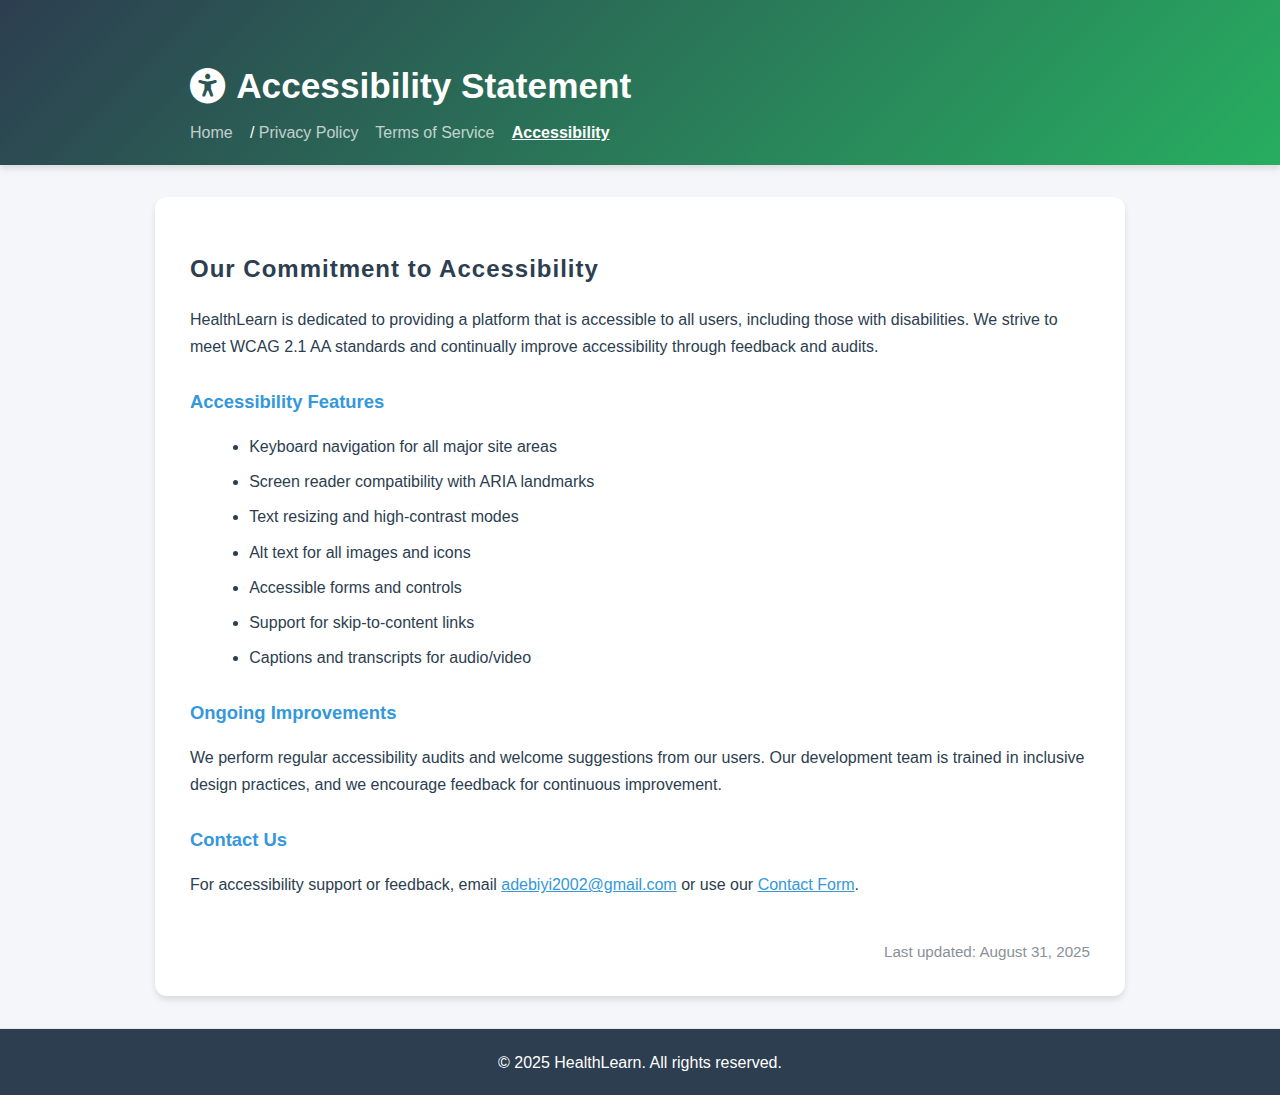
<file: accessibility.html>
<!DOCTYPE html>
<html lang="en">
<head>
    <meta charset="UTF-8">
    <title>Accessibility Statement - HealthLearn</title>
    <meta name="viewport" content="width=device-width, initial-scale=1.0">
    <link rel="stylesheet" href="css/accessibility.css">
    <link rel="stylesheet" href="https://cdnjs.cloudflare.com/ajax/libs/font-awesome/6.0.0/css/all.min.css">
    <script src="js/accessibility.js" defer></script>
</head>
<body>
    <header class="legal-header">
        <div class="container">
            <h1><i class="fas fa-universal-access"></i> Accessibility Statement</h1>
            <nav>
                <a href="index.html">Home</a> /
                <a href="privacy.html">Privacy Policy</a>
                <a href="terms.html">Terms of Service</a>
                <a href="accessibility.html" class="active">Accessibility</a>
            </nav>
        </div>
    </header>
    <main class="legal-content container">
        <section aria-labelledby="access-intro">
            <h2 id="access-intro">Our Commitment to Accessibility</h2>
            <p>
                HealthLearn is dedicated to providing a platform that is accessible to all users, including those with disabilities. We strive to meet WCAG 2.1 AA standards and continually improve accessibility through feedback and audits.
            </p>
        </section>
        <section aria-labelledby="features">
            <h3 id="features">Accessibility Features</h3>
            <ul>
                <li>Keyboard navigation for all major site areas</li>
                <li>Screen reader compatibility with ARIA landmarks</li>
                <li>Text resizing and high-contrast modes</li>
                <li>Alt text for all images and icons</li>
                <li>Accessible forms and controls</li>
                <li>Support for skip-to-content links</li>
                <li>Captions and transcripts for audio/video</li>
            </ul>
        </section>
        <section aria-labelledby="ongoing">
            <h3 id="ongoing">Ongoing Improvements</h3>
            <p>
                We perform regular accessibility audits and welcome suggestions from our users. Our development team is trained in inclusive design practices, and we encourage feedback for continuous improvement.
            </p>
        </section>
        <section aria-labelledby="contact-access">
            <h3 id="contact-access">Contact Us</h3>
            <p>
                For accessibility support or feedback, email <a href="mailto:adebiyi2002@gmail.com">adebiyi2002@gmail.com</a> or use our <a href="contact.html">Contact Form</a>.
            </p>
        </section>
        <div class="legal-update">Last updated: August 31, 2025</div>
    </main>
    <footer class="legal-footer">
        <div class="container">
            &copy; 2025 HealthLearn. All rights reserved.
        </div>
    </footer>
</body>
</html>
</file>
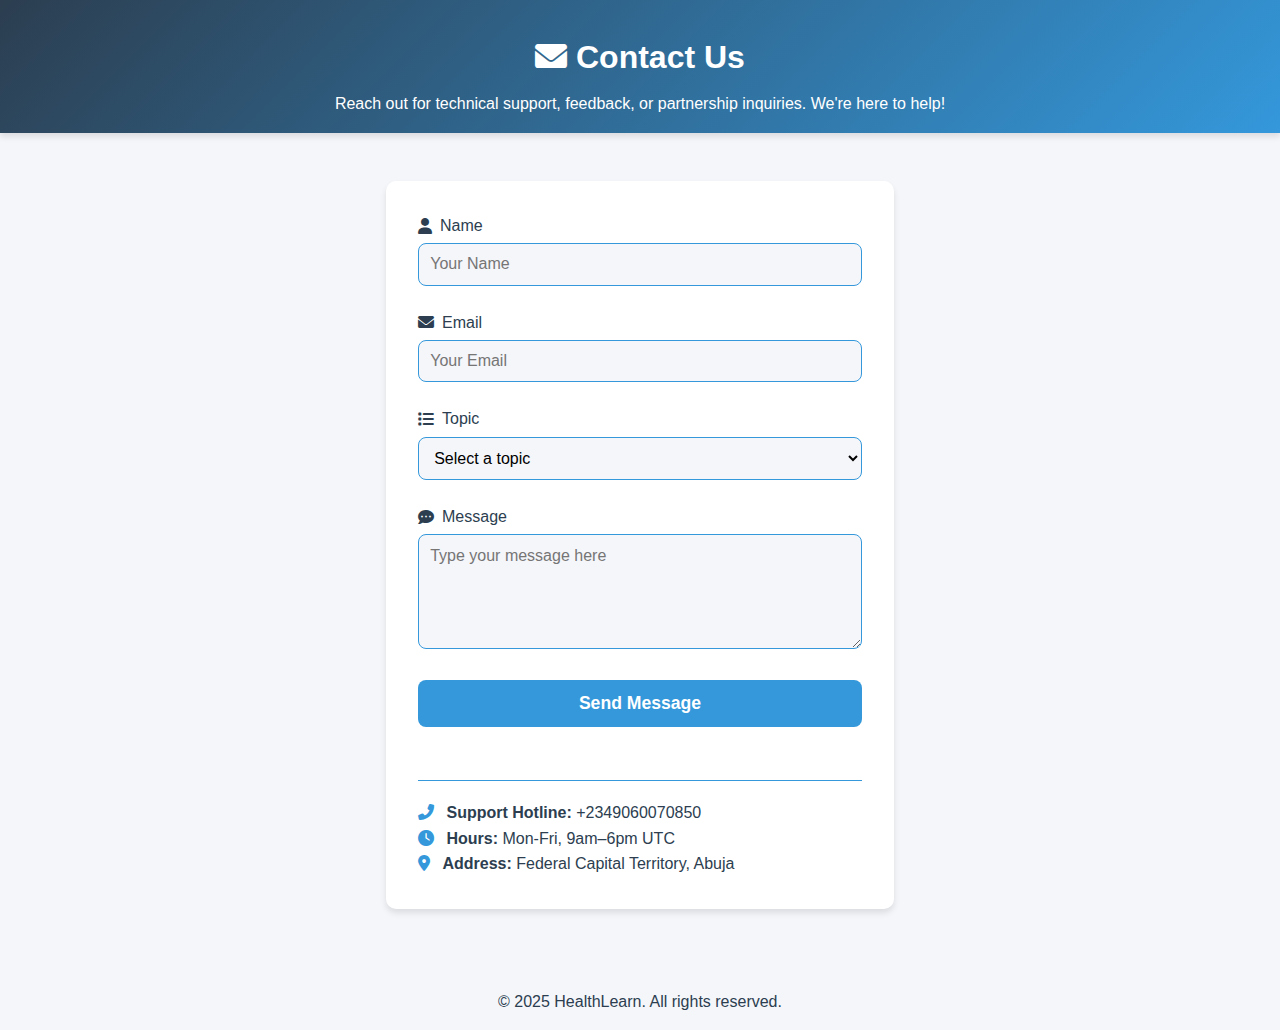
<file: contact.html>
<!DOCTYPE html>
<html lang="en">
<head>
    <meta charset="UTF-8">
    <title>Contact Us - HealthLearn</title>
    <link rel="stylesheet" href="css/main.css">
    <link rel="stylesheet" href="css/contact.css">
    <link rel="stylesheet" href="https://cdnjs.cloudflare.com/ajax/libs/font-awesome/6.0.0/css/all.min.css">
    <script src="js/contact.js" defer></script>
</head>
<body>
    <header class="simple-header">
        <h1><i class="fas fa-envelope"></i> Contact Us</h1>
        <p>Reach out for technical support, feedback, or partnership inquiries. We're here to help!</p>
    </header>
    <main class="contact-container">
        <form class="contact-form">
            <div class="form-group">
                <label for="name"><i class="fas fa-user"></i> Name</label>
                <input type="text" id="name" name="name" required placeholder="Your Name">
            </div>
            <div class="form-group">
                <label for="email"><i class="fas fa-envelope"></i> Email</label>
                <input type="email" id="email" name="email" required placeholder="Your Email">
            </div>
            <div class="form-group">
                <label for="topic"><i class="fas fa-list"></i> Topic</label>
                <select id="topic" name="topic" required>
                    <option value="">Select a topic</option>
                    <option value="technical">Technical Support</option>
                    <option value="courses">Course Inquiry</option>
                    <option value="account">Account Assistance</option>
                    <option value="partnership">Partnership</option>
                    <option value="other">Other</option>
                </select>
            </div>
            <div class="form-group">
                <label for="message"><i class="fas fa-comment-dots"></i> Message</label>
                <textarea id="message" name="message" required rows="5" placeholder="Type your message here"></textarea>
            </div>
            <button type="submit" class="contact-btn">Send Message</button>
            <div class="contact-info">
                <p><i class="fas fa-phone-alt"></i> <strong>Support Hotline:</strong> +2349060070850</p>
                <p><i class="fas fa-clock"></i> <strong>Hours:</strong> Mon-Fri, 9am–6pm UTC</p>
                <p><i class="fas fa-map-marker-alt"></i> <strong>Address:</strong> Federal Capital Territory, Abuja</p>
            </div>
        </form>
    </main>
    <footer class="simple-footer">
        <p>&copy; 2025 HealthLearn. All rights reserved.</p>
    </footer>
</body>
</html>
</file>
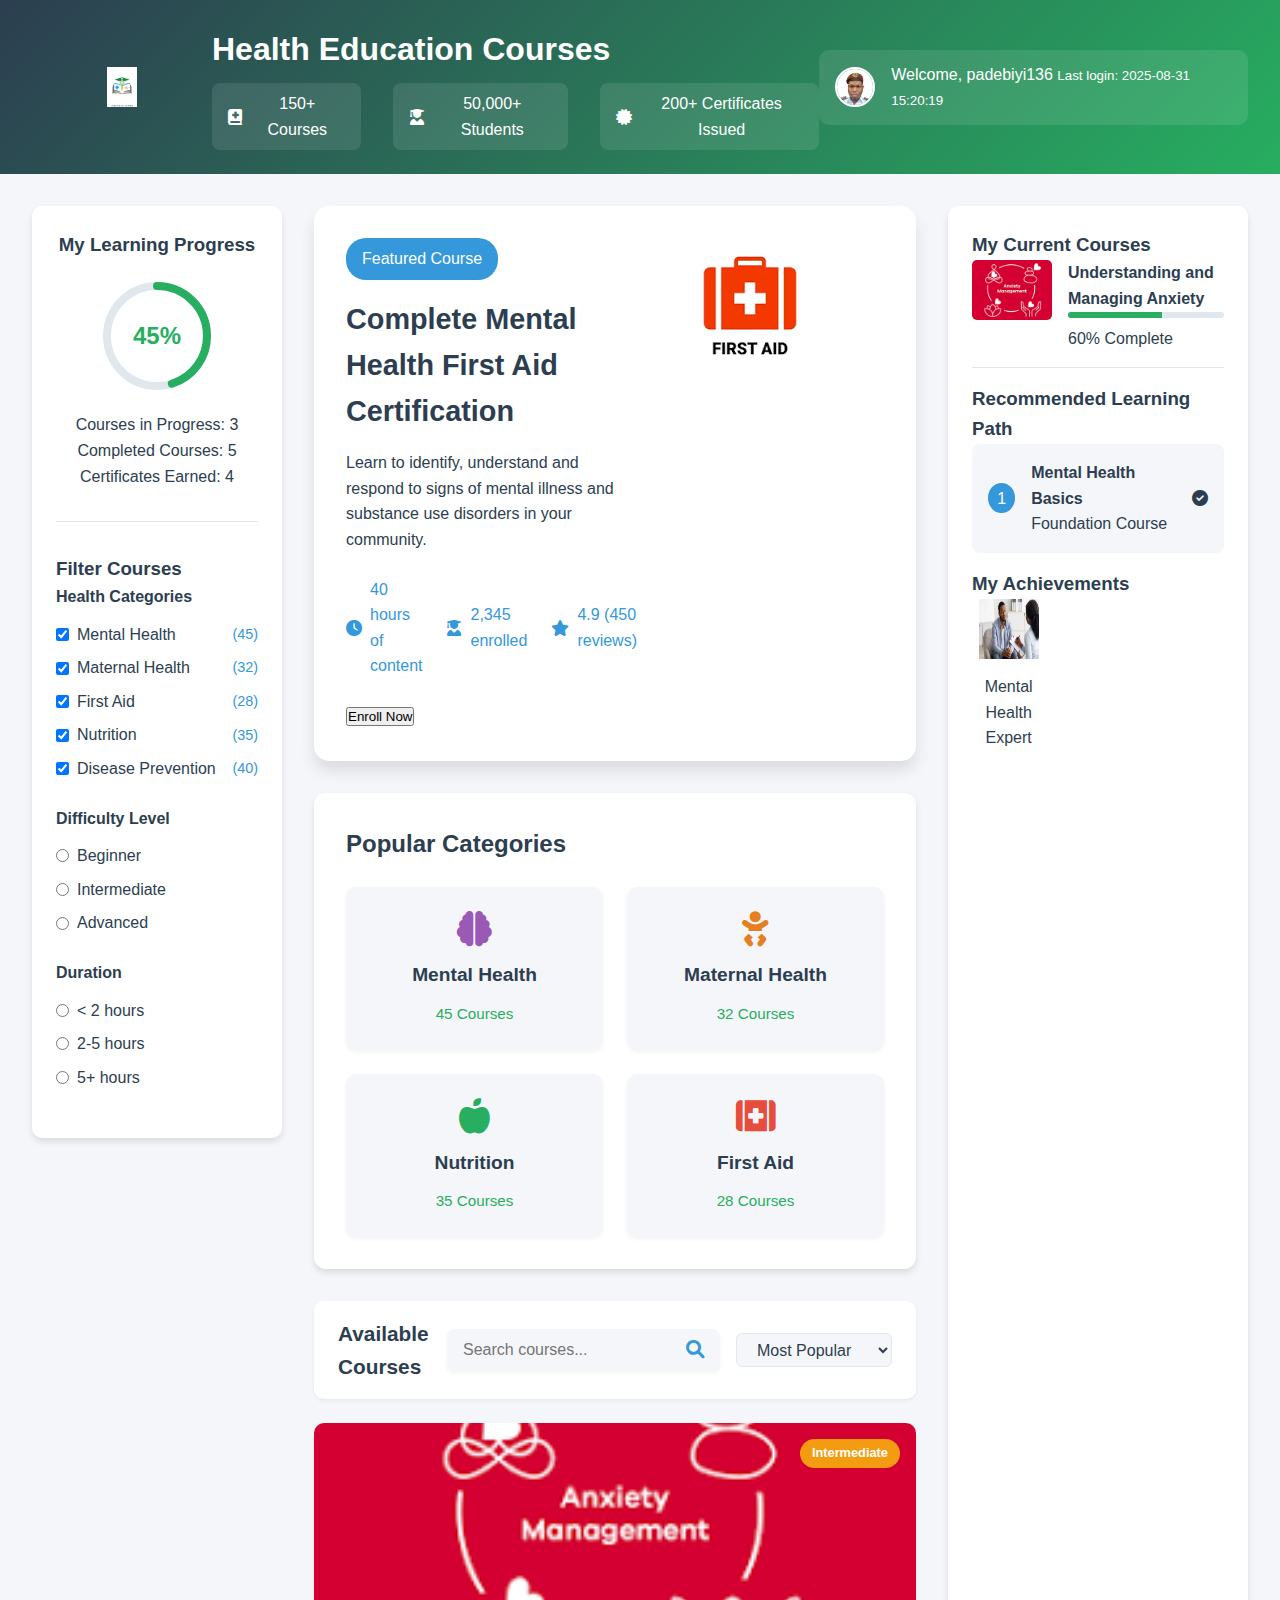
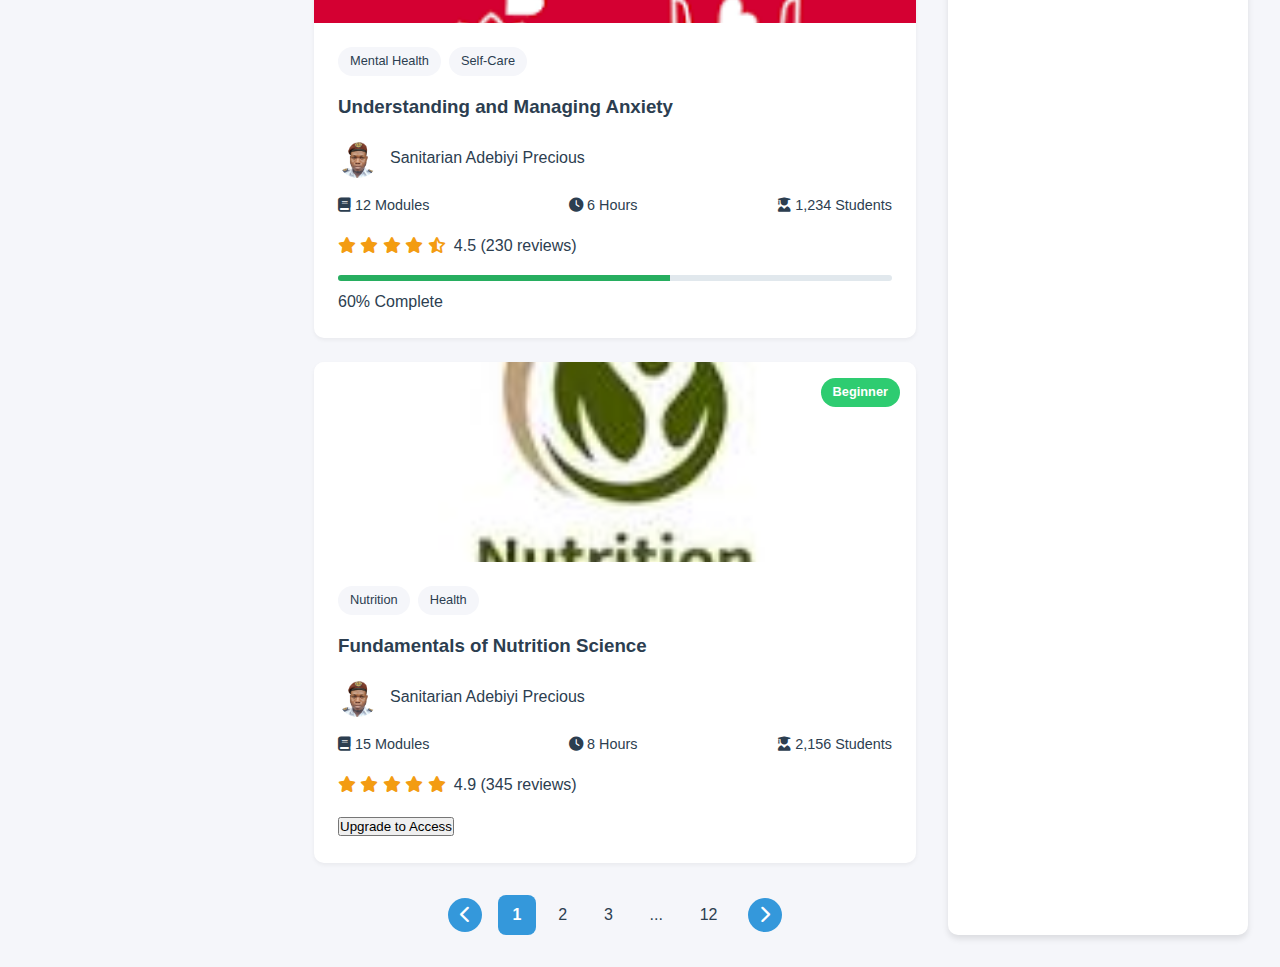
<file: courses.html>
<!DOCTYPE html>
<html lang="en">
<head>
    <meta charset="UTF-8">
    <meta name="viewport" content="width=device-width, initial-scale=1.0">
    <title>Health Learning Courses - HealthLearn</title>
    <link rel="stylesheet" href="css/main.css">
    <link rel="stylesheet" href="css/courses.css">
    <link rel="stylesheet" href="https://cdnjs.cloudflare.com/ajax/libs/font-awesome/6.0.0/css/all.min.css">
    <script src="js/courses.js" defer></script>
</head>
<body>
    <header class="courses-header">
        <div class="header-content">
            <div class="logo">
                <img src="images/B.jpg" alt="HealthLearn Logo" width="180">
            </div>
            <div class="header-info">
                <h1>Health Education Courses</h1>
                <div class="course-stats">
                    <div class="stat-item">
                        <i class="fas fa-book-medical"></i>
                        <span>150+ Courses</span>
                    </div>
                    <div class="stat-item">
                        <i class="fas fa-user-graduate"></i>
                        <span>50,000+ Students</span>
                    </div>
                    <div class="stat-item">
                        <i class="fas fa-certificate"></i>
                        <span>200+ Certificates Issued</span>
                    </div>
                </div>
            </div>
            <div class="user-menu">
                <img src="images/M1.jpg" alt="padebiyi136" class="user-avatar">
                <div class="user-info">
                    <span>Welcome, padebiyi136</span>
                    <small>Last login: 2025-08-31 15:20:19</small>
                </div>
            </div>
        </div>
    </header>

    <main class="courses-container">
        <!-- Left Sidebar - Course Navigation -->
        <aside class="course-sidebar">
            <div class="learning-progress">
                <h3>My Learning Progress</h3>
                <div class="progress-circle">
                    <svg>
                        <circle cx="60" cy="60" r="50"></circle>
                        <circle cx="60" cy="60" r="50" style="stroke-dashoffset: calc(315 - (315 * 45) / 100);"></circle>
                    </svg>
                    <div class="percentage">45%</div>
                </div>
                <div class="progress-stats">
                    <div>Courses in Progress: 3</div>
                    <div>Completed Courses: 5</div>
                    <div>Certificates Earned: 4</div>
                </div>
            </div>

            <div class="course-filters">
                <h3>Filter Courses</h3>
                
                <div class="filter-group">
                    <h4>Health Categories</h4>
                    <div class="category-list">
                        <label class="checkbox-label">
                            <input type="checkbox" checked>
                            <span>Mental Health</span>
                            <span class="count">(45)</span>
                        </label>
                        <label class="checkbox-label">
                            <input type="checkbox" checked>
                            <span>Maternal Health</span>
                            <span class="count">(32)</span>
                        </label>
                        <label class="checkbox-label">
                            <input type="checkbox" checked>
                            <span>First Aid</span>
                            <span class="count">(28)</span>
                        </label>
                        <label class="checkbox-label">
                            <input type="checkbox" checked>
                            <span>Nutrition</span>
                            <span class="count">(35)</span>
                        </label>
                        <label class="checkbox-label">
                            <input type="checkbox" checked>
                            <span>Disease Prevention</span>
                            <span class="count">(40)</span>
                        </label>
                    </div>
                </div>

                <div class="filter-group">
                    <h4>Difficulty Level</h4>
                    <div class="level-list">
                        <label class="radio-label">
                            <input type="radio" name="level">
                            <span>Beginner</span>
                        </label>
                        <label class="radio-label">
                            <input type="radio" name="level">
                            <span>Intermediate</span>
                        </label>
                        <label class="radio-label">
                            <input type="radio" name="level">
                            <span>Advanced</span>
                        </label>
                    </div>
                </div>

                <div class="filter-group">
                    <h4>Duration</h4>
                    <div class="duration-list">
                        <label class="radio-label">
                            <input type="radio" name="duration">
                            <span>< 2 hours</span>
                        </label>
                        <label class="radio-label">
                            <input type="radio" name="duration">
                            <span>2-5 hours</span>
                        </label>
                        <label class="radio-label">
                            <input type="radio" name="duration">
                            <span>5+ hours</span>
                        </label>
                    </div>
                </div>
            </div>
        </aside>

        <!-- Main Content Area -->
        <section class="courses-main">
            <!-- Featured Course -->
            <div class="featured-course">
                <div class="featured-content">
                    <div class="featured-text">
                        <span class="featured-badge">Featured Course</span>
                        <h2>Complete Mental Health First Aid Certification</h2>
                        <p class="course-description">
                            Learn to identify, understand and respond to signs of mental illness and substance use disorders in your community.
                        </p>
                        <div class="course-highlights">
                            <div class="highlight-item">
                                <i class="fas fa-clock"></i>
                                <span>40 hours of content</span>
                            </div>
                            <div class="highlight-item">
                                <i class="fas fa-user-graduate"></i>
                                <span>2,345 enrolled</span>
                            </div>
                            <div class="highlight-item">
                                <i class="fas fa-star"></i>
                                <span>4.9 (450 reviews)</span>
                            </div>
                        </div>
                        <button class="enroll-btn">Enroll Now</button>
                    </div>
                    <div class="featured-image">
                        <img src="images/AID.jpg" alt="Mental Health First Aid">
                    </div>
                </div>
            </div>

            <!-- Course Categories -->
            <div class="course-categories">
                <h2>Popular Categories</h2>
                <div class="category-grid">
                    <div class="category-card mental-health">
                        <i class="fas fa-brain"></i>
                        <h3>Mental Health</h3>
                        <span>45 Courses</span>
                    </div>
                    <div class="category-card maternal">
                        <i class="fas fa-baby"></i>
                        <h3>Maternal Health</h3>
                        <span>32 Courses</span>
                    </div>
                    <div class="category-card nutrition">
                        <i class="fas fa-apple-alt"></i>
                        <h3>Nutrition</h3>
                        <span>35 Courses</span>
                    </div>
                    <div class="category-card first-aid">
                        <i class="fas fa-first-aid"></i>
                        <h3>First Aid</h3>
                        <span>28 Courses</span>
                    </div>
                </div>
            </div>

            <!-- Course Listing -->
            <div class="course-listing">
                <div class="listing-header">
                    <h2>Available Courses</h2>
                    <div class="listing-controls">
                        <div class="search-bar">
                            <input type="text" placeholder="Search courses...">
                            <button><i class="fas fa-search"></i></button>
                        </div>
                        <select class="sort-select">
                            <option value="popular">Most Popular</option>
                            <option value="newest">Newest First</option>
                            <option value="rating">Highest Rated</option>
                        </select>
                    </div>
                </div>

                <div class="courses-grid">
                    <!-- Course Card 1 -->
                    <article class="course-card">
                        <div class="course-image">
                            <img src="images/AM.jpg" alt="Anxiety Management">
                            <span class="level-badge intermediate">Intermediate</span>
                            <div class="course-preview">
                                <i class="fas fa-play-circle"></i>
                                <span>Preview Course</span>
                            </div>
                        </div>
                        <div class="course-content">
                            <div class="course-tags">
                                <span class="tag">Mental Health</span>
                                <span class="tag">Self-Care</span>
                            </div>
                            <h3>Understanding and Managing Anxiety</h3>
                            <div class="instructor">
                                <img src="images/M1.jpg" alt="Sanitarian Adebiyi Precious">
                                <span>Sanitarian Adebiyi Precious</span>
                            </div>
                            <div class="course-meta">
                                <span><i class="fas fa-book"></i> 12 Modules</span>
                                <span><i class="fas fa-clock"></i> 6 Hours</span>
                                <span><i class="fas fa-user-graduate"></i> 1,234 Students</span>
                            </div>
                            <div class="course-rating">
                                <div class="stars">
                                    <i class="fas fa-star"></i>
                                    <i class="fas fa-star"></i>
                                    <i class="fas fa-star"></i>
                                    <i class="fas fa-star"></i>
                                    <i class="fas fa-star-half-alt"></i>
                                </div>
                                <span>4.5 (230 reviews)</span>
                            </div>
                            <div class="course-progress">
                                <div class="progress-bar">
                                    <div class="progress" style="width: 60%"></div>
                                </div>
                                <span>60% Complete</span>
                            </div>
                        </div>
                    </article>

                    <!-- Course Card 2 -->
                    <article class="course-card premium">
                        <div class="course-image">
                            <img src="images/NM.jpg" alt="Nutrition Fundamentals">
                            <span class="level-badge beginner">Beginner</span>
                            <span class="premium-badge">
                                <i class="fas fa-crown"></i> Premium
                            </span>
                        </div>
                        <div class="course-content">
                            <div class="course-tags">
                                <span class="tag">Nutrition</span>
                                <span class="tag">Health</span>
                            </div>
                            <h3>Fundamentals of Nutrition Science</h3>
                            <div class="instructor">
                                <img src="images/M1.jpg" alt="Sanitarian Adebiyi Precious">
                                <span>Sanitarian Adebiyi Precious</span>
                            </div>
                            <div class="course-meta">
                                <span><i class="fas fa-book"></i> 15 Modules</span>
                                <span><i class="fas fa-clock"></i> 8 Hours</span>
                                <span><i class="fas fa-user-graduate"></i> 2,156 Students</span>
                            </div>
                            <div class="course-rating">
                                <div class="stars">
                                    <i class="fas fa-star"></i>
                                    <i class="fas fa-star"></i>
                                    <i class="fas fa-star"></i>
                                    <i class="fas fa-star"></i>
                                    <i class="fas fa-star"></i>
                                </div>
                                <span>4.9 (345 reviews)</span>
                            </div>
                            <button class="enroll-btn premium">Upgrade to Access</button>
                        </div>
                    </article>

                    <!-- More course cards... -->
                </div>

                <!-- Pagination -->
                <div class="pagination">
                    <button class="prev-page"><i class="fas fa-chevron-left"></i></button>
                    <div class="page-numbers">
                        <span class="active">1</span>
                        <span>2</span>
                        <span>3</span>
                        <span>...</span>
                        <span>12</span>
                    </div>
                    <button class="next-page"><i class="fas fa-chevron-right"></i></button>
                </div>
            </div>
        </section>

        <!-- Right Sidebar -->
        <aside class="learning-sidebar">
            <div class="my-courses">
                <h3>My Current Courses</h3>
                <div class="current-courses">
                    <div class="course-item">
                        <img src="images/AM.jpg" alt="Anxiety Management">
                        <div class="course-info">
                            <h4>Understanding and Managing Anxiety</h4>
                            <div class="progress-bar">
                                <div class="progress" style="width: 60%"></div>
                            </div>
                            <span>60% Complete</span>
                        </div>
                    </div>
                    <!-- More current courses... -->
                </div>
            </div>

            <div class="learning-path">
                <h3>Recommended Learning Path</h3>
                <div class="path-courses">
                    <div class="path-item">
                        <span class="step-number">1</span>
                        <div class="step-info">
                            <h4>Mental Health Basics</h4>
                            <span>Foundation Course</span>
                        </div>
                        <span class="status completed">
                            <i class="fas fa-check-circle"></i>
                        </span>
                    </div>
                    <!-- More path items... -->
                </div>
            </div>

            <div class="achievements">
                <h3>My Achievements</h3>
                <div class="badges-grid">
                    <div class="badge-item">
                        <img src="images/MHE.jpg" alt="Mental Health Expert">
                        <span>Mental Health Expert</span>
                    </div>
                    <!-- More badges... -->
                </div>
            </div>
        </aside>
    </main>
</body>
</html>
</file>
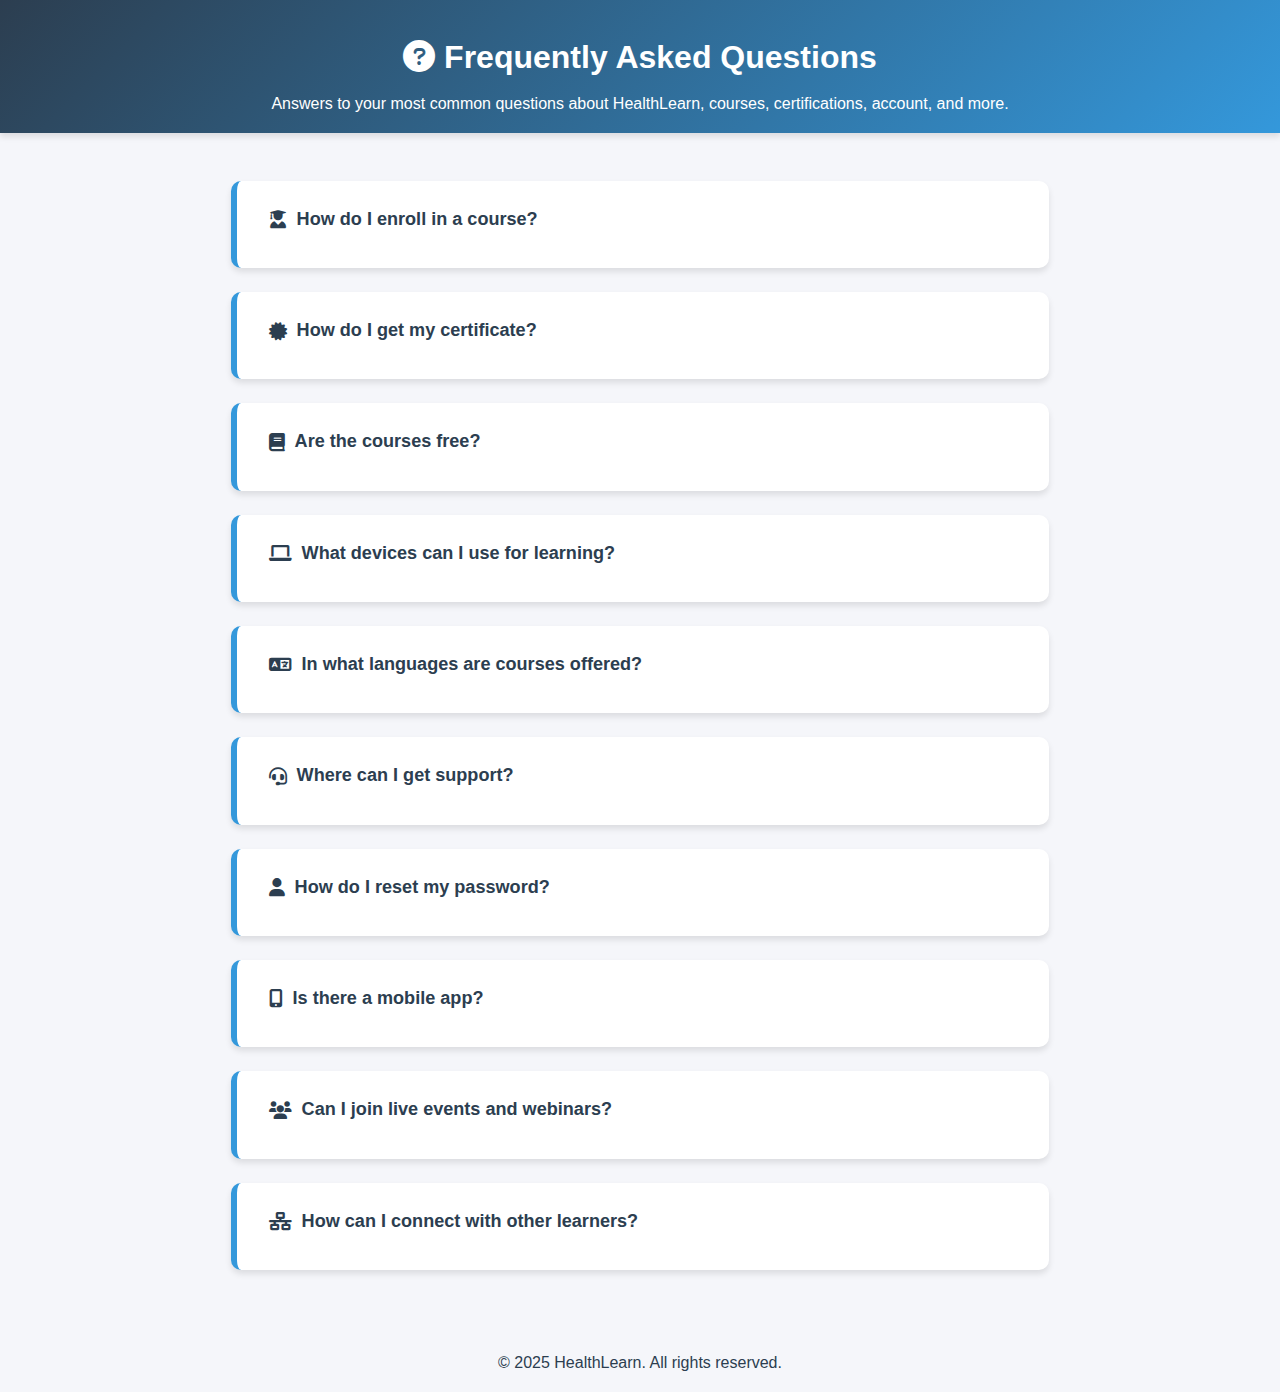
<file: faq.html>
<!DOCTYPE html>
<html lang="en">
<head>
    <meta charset="UTF-8">
    <title>FAQs - HealthLearn</title>
    <link rel="stylesheet" href="css/main.css">
    <link rel="stylesheet" href="css/faq.css">
    <link rel="stylesheet" href="https://cdnjs.cloudflare.com/ajax/libs/font-awesome/6.0.0/css/all.min.css">
    <script src="js/faq.js" defer></script>
</head>
<body>
    <header class="simple-header">
        <h1><i class="fas fa-question-circle"></i> Frequently Asked Questions</h1>
        <p>Answers to your most common questions about HealthLearn, courses, certifications, account, and more.</p>
    </header>
    <main class="faq-container">
        <section class="faq-list">
            <div class="faq-item">
                <h3 class="faq-question"><i class="fas fa-user-graduate"></i> How do I enroll in a course?</h3>
                <p class="faq-answer">
                    To enroll, browse our course catalog and click on "Enroll Now" for your chosen course. 
                    You will be prompted to login or create an account. Once enrolled, the course will appear in your dashboard.
                </p>
            </div>
            <div class="faq-item">
                <h3 class="faq-question"><i class="fas fa-certificate"></i> How do I get my certificate?</h3>
                <p class="faq-answer">
                    After completing all modules and passing the final quiz, your certificate will be available for download in your dashboard under "My Certificates".
                </p>
            </div>
            <div class="faq-item">
                <h3 class="faq-question"><i class="fas fa-book"></i> Are the courses free?</h3>
                <p class="faq-answer">
                    Most HealthLearn courses are free. Some specialized or advanced certifications may have a fee, which will be clearly displayed before enrollment.
                </p>
            </div>
            <div class="faq-item">
                <h3 class="faq-question"><i class="fas fa-laptop"></i> What devices can I use for learning?</h3>
                <p class="faq-answer">
                    HealthLearn is accessible on desktop, laptop, tablet, and mobile devices. You can also download our mobile app from the App Store or Google Play.
                </p>
            </div>
            <div class="faq-item">
                <h3 class="faq-question"><i class="fas fa-language"></i> In what languages are courses offered?</h3>
                <p class="faq-answer">
                    Courses are offered in English, French, and Spanish. You can select your preferred language from the platform settings.
                </p>
            </div>
            <div class="faq-item">
                <h3 class="faq-question"><i class="fas fa-headset"></i> Where can I get support?</h3>
                <p class="faq-answer">
                    Visit our <a href="help.html">Help Center</a> for technical and general support, or reach out via the <a href="contact.html">Contact Us</a> page.
                </p>
            </div>
            <div class="faq-item">
                <h3 class="faq-question"><i class="fas fa-user"></i> How do I reset my password?</h3>
                <p class="faq-answer">
                    Click on "Forgot Password" at login and follow the instructions sent to your email. For further help, contact our support team.
                </p>
            </div>
            <div class="faq-item">
                <h3 class="faq-question"><i class="fas fa-mobile-alt"></i> Is there a mobile app?</h3>
                <p class="faq-answer">
                    Yes! Download HealthLearn from the App Store or Google Play to access courses and events on the go.
                </p>
            </div>
            <div class="faq-item">
                <h3 class="faq-question"><i class="fas fa-users"></i> Can I join live events and webinars?</h3>
                <p class="faq-answer">
                    Yes, registered users can join live events and webinars. Check the <a href="events.html">Events</a> page for upcoming sessions and register in advance.
                </p>
            </div>
            <div class="faq-item">
                <h3 class="faq-question"><i class="fas fa-network-wired"></i> How can I connect with other learners?</h3>
                <p class="faq-answer">
                    Use our <a href="community.html">Community</a> forums and groups to interact, share experiences, and collaborate with others.
                </p>
            </div>
        </section>
    </main>
    <footer class="simple-footer">
        <p>&copy; 2025 HealthLearn. All rights reserved.</p>
    </footer>
</body>
</html>
</file>
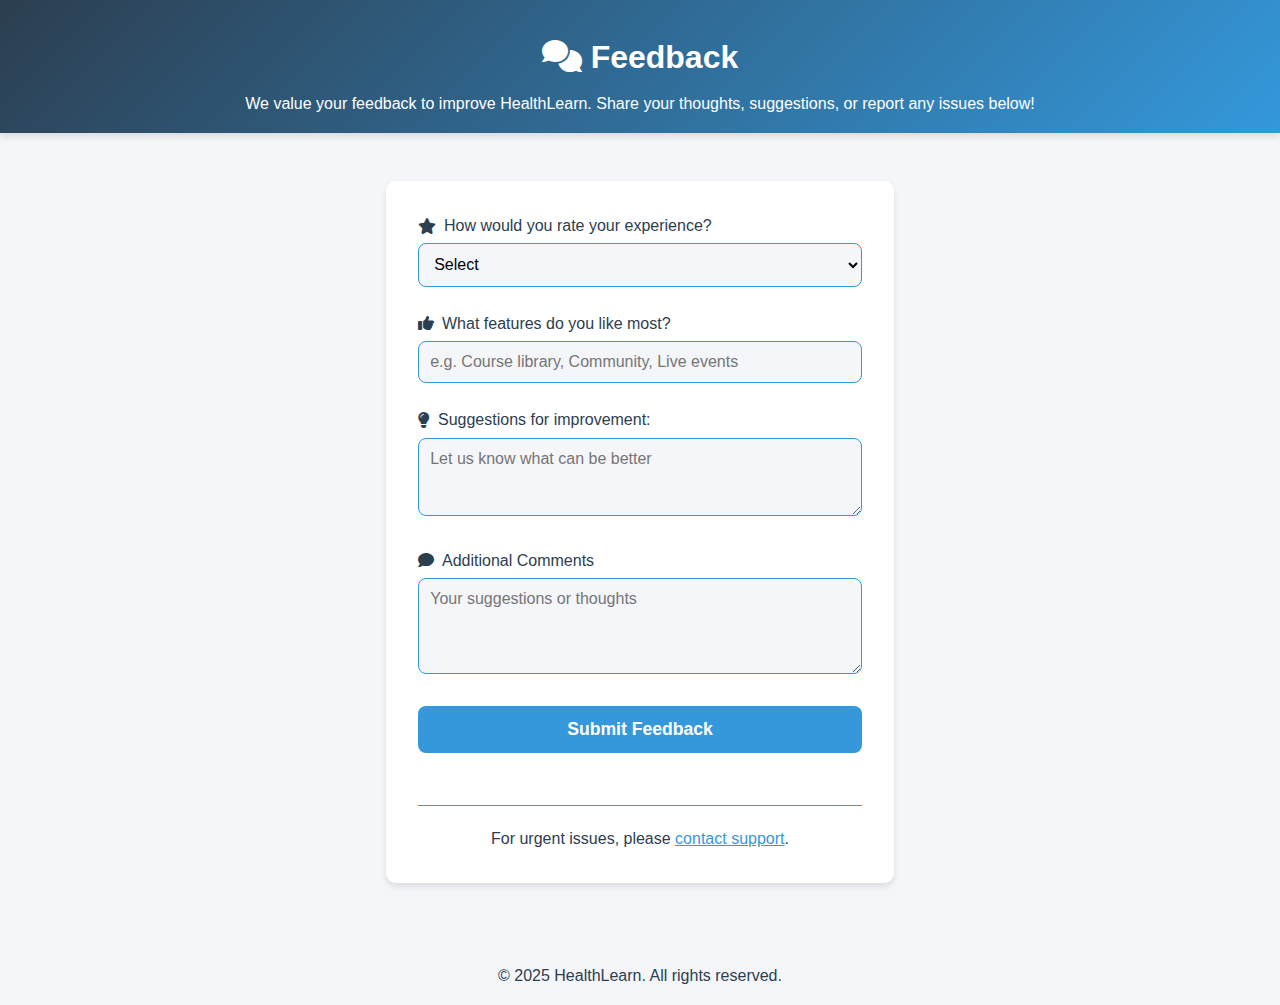
<file: feedback.html>
<!DOCTYPE html>
<html lang="en">
<head>
    <meta charset="UTF-8">
    <title>Feedback - HealthLearn</title>
    <link rel="stylesheet" href="css/main.css">
    <link rel="stylesheet" href="css/feedback.css">
    <link rel="stylesheet" href="https://cdnjs.cloudflare.com/ajax/libs/font-awesome/6.0.0/css/all.min.css">
    <script src="js/feedback.js" defer></script>
</head>
<body>
    <header class="simple-header">
        <h1><i class="fas fa-comments"></i> Feedback</h1>
        <p>We value your feedback to improve HealthLearn. Share your thoughts, suggestions, or report any issues below!</p>
    </header>
    <main class="feedback-container">
        <form class="feedback-form">
            <div class="form-group">
                <label for="experience"><i class="fas fa-star"></i> How would you rate your experience?</label>
                <select id="experience" name="experience" required>
                    <option value="">Select</option>
                    <option value="excellent">Excellent</option>
                    <option value="good">Good</option>
                    <option value="ok">Okay</option>
                    <option value="poor">Poor</option>
                </select>
            </div>
            <div class="form-group">
                <label for="features"><i class="fas fa-thumbs-up"></i> What features do you like most?</label>
                <input type="text" id="features" name="features" placeholder="e.g. Course library, Community, Live events">
            </div>
            <div class="form-group">
                <label for="improvement"><i class="fas fa-lightbulb"></i> Suggestions for improvement:</label>
                <textarea id="improvement" name="improvement" rows="3" placeholder="Let us know what can be better"></textarea>
            </div>
            <div class="form-group">
                <label for="comments"><i class="fas fa-comment"></i> Additional Comments</label>
                <textarea id="comments" name="comments" rows="4" placeholder="Your suggestions or thoughts"></textarea>
            </div>
            <button type="submit" class="feedback-btn">Submit Feedback</button>
            <div class="feedback-info">
                <p>For urgent issues, please <a href="contact.html">contact support</a>.</p>
            </div>
        </form>
    </main>
    <footer class="simple-footer">
        <p>&copy; 2025 HealthLearn. All rights reserved.</p>
    </footer>
</body>
</html>
</file>
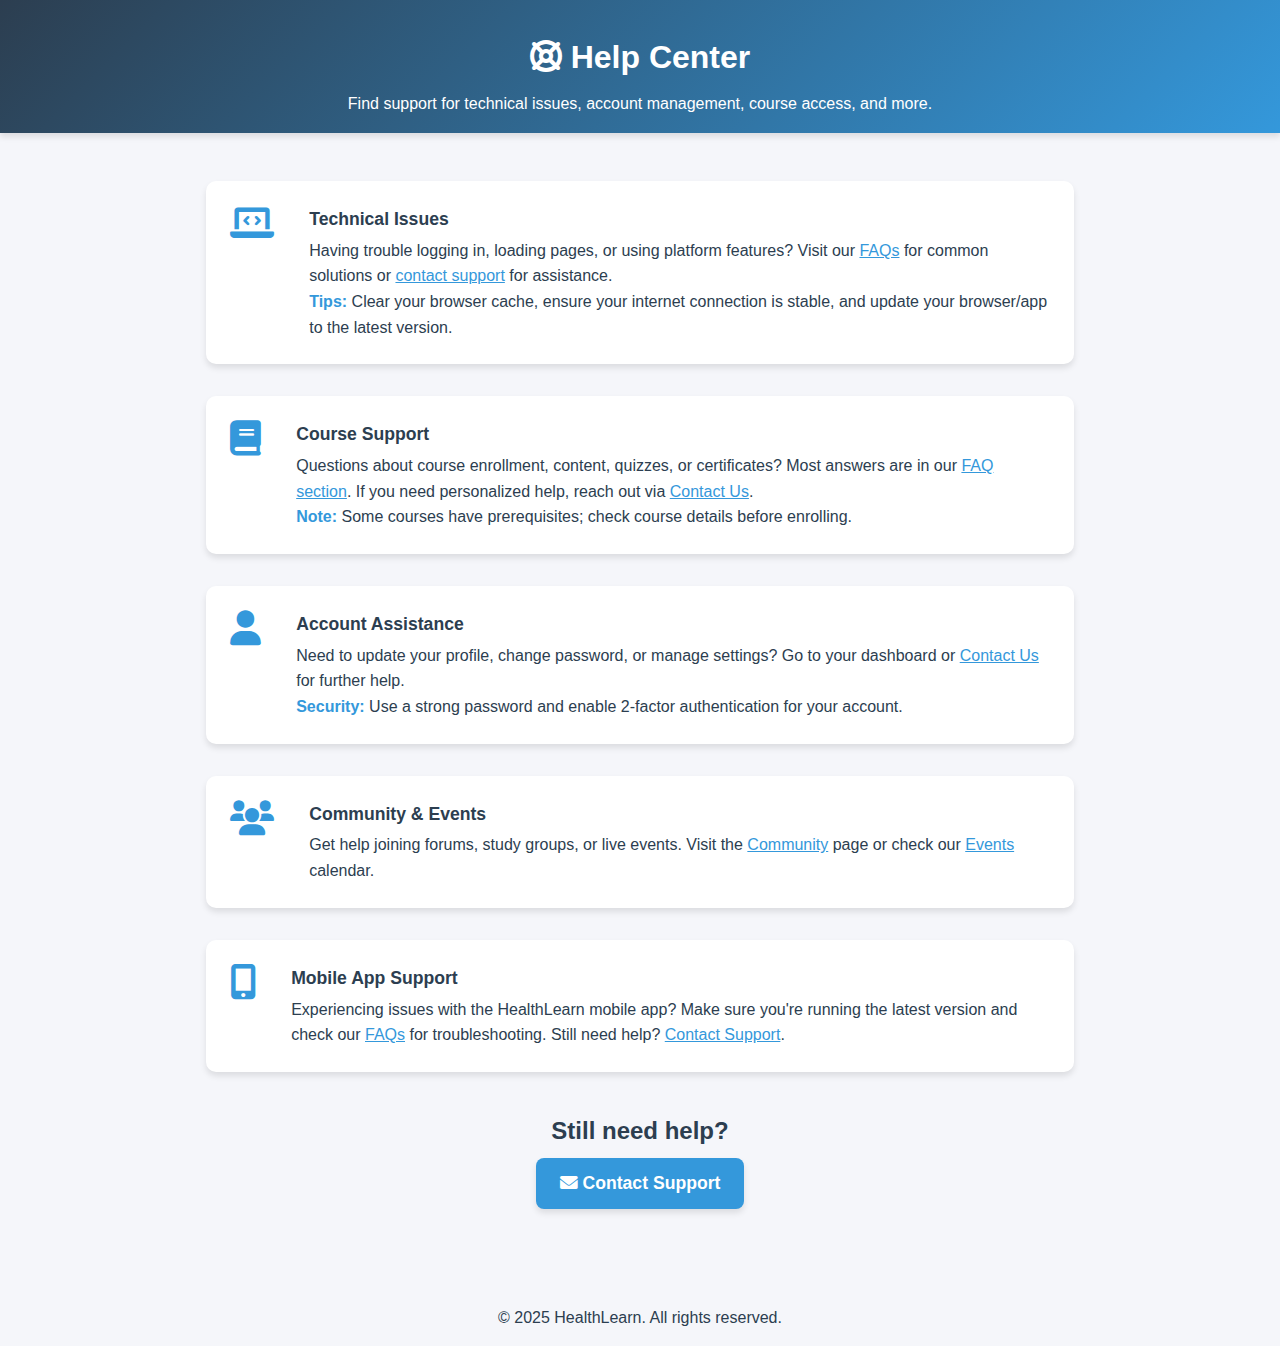
<file: help.html>
<!DOCTYPE html>
<html lang="en">
<head>
    <meta charset="UTF-8">
    <title>Help Center - HealthLearn</title>
    <link rel="stylesheet" href="css/main.css">
    <link rel="stylesheet" href="css/help.css">
    <link rel="stylesheet" href="https://cdnjs.cloudflare.com/ajax/libs/font-awesome/6.0.0/css/all.min.css">
    <script src="js/help.js" defer></script>
</head>
<body>
    <header class="simple-header">
        <h1><i class="fas fa-life-ring"></i> Help Center</h1>
        <p>Find support for technical issues, account management, course access, and more.</p>
    </header>
    <main class="help-container">
        <section class="help-topics">
            <div class="help-topic">
                <i class="fas fa-laptop-code"></i>
                <div>
                    <h3>Technical Issues</h3>
                    <p>
                        Having trouble logging in, loading pages, or using platform features? 
                        Visit our <a href="faq.html">FAQs</a> for common solutions or <a href="contact.html">contact support</a> for assistance.
                        <br>
                        <strong>Tips:</strong> Clear your browser cache, ensure your internet connection is stable, and update your browser/app to the latest version.
                    </p>
                </div>
            </div>
            <div class="help-topic">
                <i class="fas fa-book"></i>
                <div>
                    <h3>Course Support</h3>
                    <p>
                        Questions about course enrollment, content, quizzes, or certificates? Most answers are in our 
                        <a href="faq.html">FAQ section</a>. If you need personalized help, reach out via <a href="contact.html">Contact Us</a>.
                        <br>
                        <strong>Note:</strong> Some courses have prerequisites; check course details before enrolling.
                    </p>
                </div>
            </div>
            <div class="help-topic">
                <i class="fas fa-user"></i>
                <div>
                    <h3>Account Assistance</h3>
                    <p>
                        Need to update your profile, change password, or manage settings? 
                        Go to your dashboard or <a href="contact.html">Contact Us</a> for further help.
                        <br>
                        <strong>Security:</strong> Use a strong password and enable 2-factor authentication for your account.
                    </p>
                </div>
            </div>
            <div class="help-topic">
                <i class="fas fa-users"></i>
                <div>
                    <h3>Community & Events</h3>
                    <p>
                        Get help joining forums, study groups, or live events. Visit the <a href="community.html">Community</a> page or check our <a href="events.html">Events</a> calendar.
                    </p>
                </div>
            </div>
            <div class="help-topic">
                <i class="fas fa-mobile-alt"></i>
                <div>
                    <h3>Mobile App Support</h3>
                    <p>
                        Experiencing issues with the HealthLearn mobile app? Make sure you're running the latest version and check our <a href="faq.html">FAQs</a> for troubleshooting. 
                        Still need help? <a href="contact.html">Contact Support</a>.
                    </p>
                </div>
            </div>
        </section>
        <section class="help-contact-cta">
            <h2>Still need help?</h2>
            <a href="contact.html" class="cta-btn"><i class="fas fa-envelope"></i> Contact Support</a>
        </section>
    </main>
    <footer class="simple-footer">
        <p>&copy; 2025 HealthLearn. All rights reserved.</p>
    </footer>
</body>
</html>
</file>
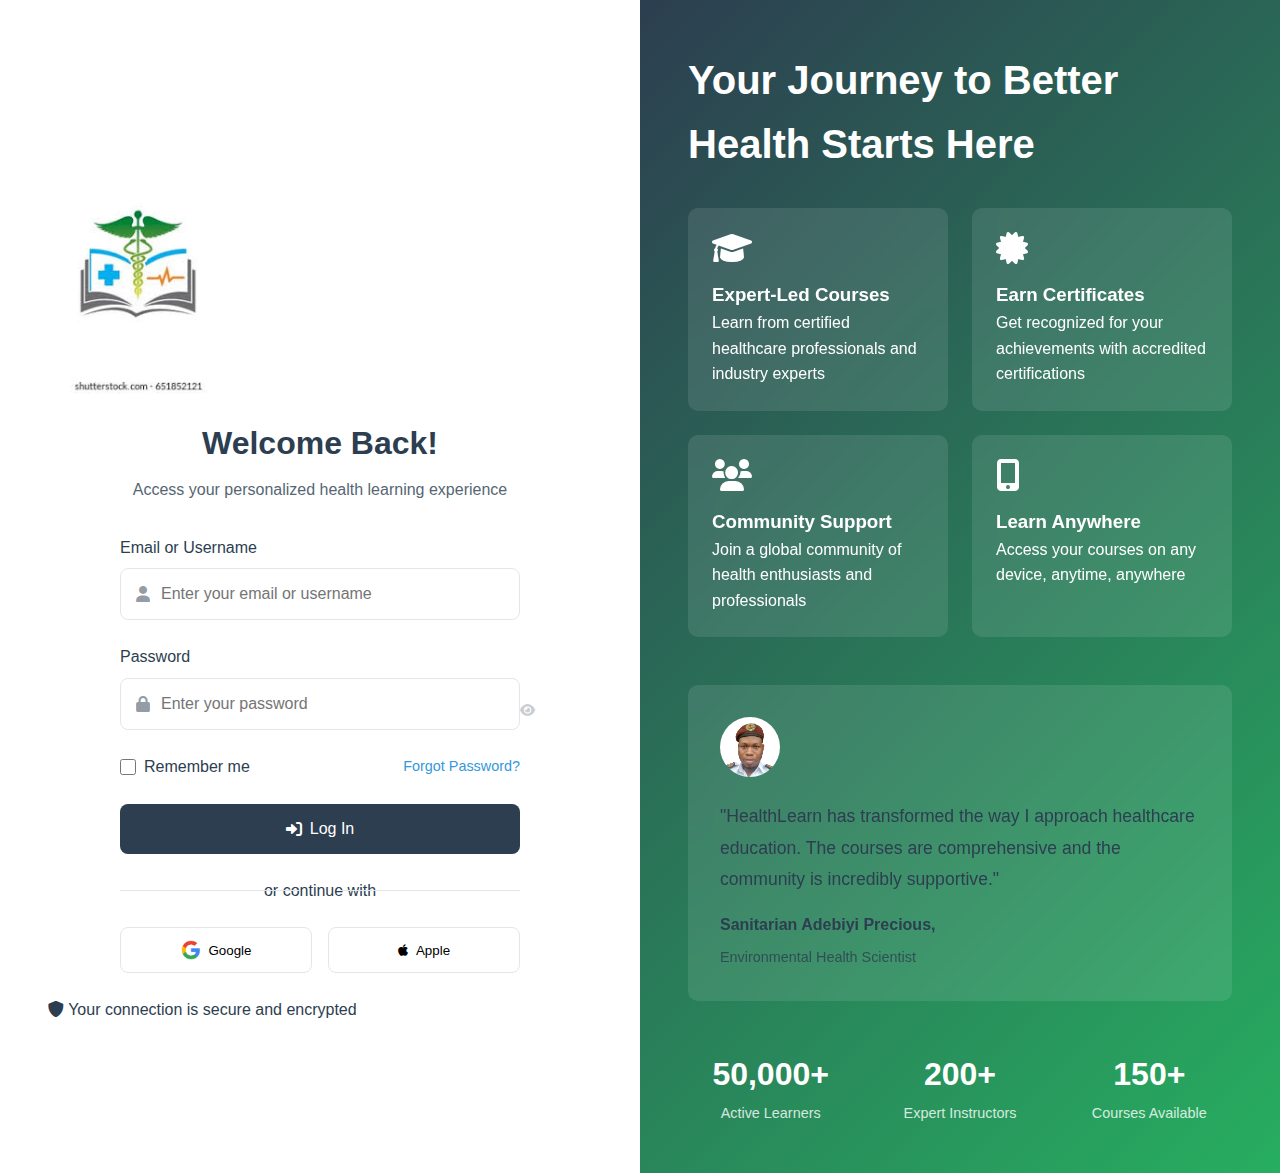
<file: login.html>
<!DOCTYPE html>
<html lang="en">
<head>
    <meta charset="UTF-8">
    <meta name="viewport" content="width=device-width, initial-scale=1.0">
    <title>Login - HealthLearn</title>
    <link rel="stylesheet" href="css/main.css">
    <link rel="stylesheet" href="css/login.css">
    <link rel="stylesheet" href="https://cdnjs.cloudflare.com/ajax/libs/font-awesome/6.0.0/css/all.min.css">
    <script src="js/login.js" defer></script>
</head>
<body>
    <div class="login-container">
        <!-- Left Panel - Login Form -->
        <div class="login-panel">
            <div class="login-header">
                <img src="images/B.jpg" alt="HealthLearn Logo" class="logo">
                <h1>Welcome Back!</h1>
                <p>Access your personalized health learning experience</p>
            </div>

            <form id="loginForm" class="login-form">
                <div class="input-group">
                    <label for="email">Email or Username</label>
                    <div class="input-field">
                        <i class="fas fa-user"></i>
                        <input 
                            type="text" 
                            id="email" 
                            name="email" 
                            required
                            autocomplete="username"
                            placeholder="Enter your email or username"
                        >
                    </div>
                </div>

                <div class="input-group">
                    <label for="password">Password</label>
                    <div class="input-field">
                        <i class="fas fa-lock"></i>
                        <input 
                            type="password" 
                            id="password" 
                            name="password" 
                            required
                            autocomplete="current-password"
                            placeholder="Enter your password"
                        >
                        <button type="button" class="toggle-password">
                            <i class="fas fa-eye"></i>
                        </button>
                    </div>
                </div>

                <div class="login-options">
                    <label class="remember-me">
                        <input type="checkbox" name="remember" id="remember">
                        <span>Remember me</span>
                    </label>
                    <a href="#" class="forgot-password">Forgot Password?</a>
                </div>

                <button type="submit" class="login-btn">
                    <i class="fas fa-sign-in-alt"></i>
                    Log In
                </button>

                <div class="divider">
                    <span>or continue with</span>
                </div>

                <div class="social-login">
                    <button type="button" class="social-btn google">
                        <img src="images/google.jpg" alt="Google">
                        Google
                    </button>
                    <button type="button" class="social-btn apple">
                        <i class="fab fa-apple"></i>
                        Apple
                    </button>
                </div>

            </form>

            <div class="security-info">
                <i class="fas fa-shield-alt"></i>
                <span>Your connection is secure and encrypted</span>
            </div>
        </div>

        <!-- Right Panel - Features Showcase -->
        <div class="features-panel">
            <div class="features-content">
                <h2>Your Journey to Better Health Starts Here</h2>
                
                <div class="features-grid">
                    <div class="feature-card">
                        <i class="fas fa-graduation-cap"></i>
                        <h3>Expert-Led Courses</h3>
                        <p>Learn from certified healthcare professionals and industry experts</p>
                    </div>

                    <div class="feature-card">
                        <i class="fas fa-certificate"></i>
                        <h3>Earn Certificates</h3>
                        <p>Get recognized for your achievements with accredited certifications</p>
                    </div>

                    <div class="feature-card">
                        <i class="fas fa-users"></i>
                        <h3>Community Support</h3>
                        <p>Join a global community of health enthusiasts and professionals</p>
                    </div>

                    <div class="feature-card">
                        <i class="fas fa-mobile-alt"></i>
                        <h3>Learn Anywhere</h3>
                        <p>Access your courses on any device, anytime, anywhere</p>
                    </div>
                </div>

                <div class="testimonial-slider">
                    <div class="testimonial active">
                        <div class="testimonial-content">
                            <img src="images/M1.jpg" alt="Adebiyi Precious" class="testimonial-avatar">
                            <blockquote>
                                "HealthLearn has transformed the way I approach healthcare education. The courses are comprehensive and the community is incredibly supportive."
                            </blockquote>
                            <cite>
                                Sanitarian Adebiyi Precious,
                                <span>Environmental Health Scientist</span>
                            </cite>
                        </div>
                    </div>
                    <!-- More testimonials -->
                </div>

                <div class="stats-container">
                    <div class="stat-item">
                        <span class="stat-value">50,000+</span>
                        <span class="stat-label">Active Learners</span>
                    </div>
                    <div class="stat-item">
                        <span class="stat-value">200+</span>
                        <span class="stat-label">Expert Instructors</span>
                    </div>
                    <div class="stat-item">
                        <span class="stat-value">150+</span>
                        <span class="stat-label">Courses Available</span>
                    </div>
                </div>
            </div>
        </div>
    </div>

    <!-- Password Reset Modal -->
    <div class="modal" id="passwordResetModal">
        <div class="modal-content">
            <button class="close-modal">&times;</button>
            <h2>Reset Your Password</h2>
            <p>Enter your email address and we'll send you instructions to reset your password.</p>
            
            <form id="resetPasswordForm">
                <div class="input-group">
                    <label for="resetEmail">Email Address</label>
                    <div class="input-field">
                        <i class="fas fa-envelope"></i>
                        <input 
                            type="email" 
                            id="resetEmail" 
                            name="resetEmail" 
                            required
                            placeholder="Enter your email address"
                        >
                    </div>
                </div>
                <button type="submit" class="reset-btn">
                    <i class="fas fa-paper-plane"></i>
                    Send Reset Instructions
                </button>
            </form>
        </div>
    </div>

    <!-- 2FA Verification Modal -->
    <div class="modal" id="twoFactorModal">
        <div class="modal-content">
            <h2>Two-Factor Authentication</h2>
            <p>Enter the verification code sent to your device</p>
            
            <form id="twoFactorForm">
                <div class="code-inputs">
                    <input type="text" maxlength="1" class="code-input" required>
                    <input type="text" maxlength="1" class="code-input" required>
                    <input type="text" maxlength="1" class="code-input" required>
                    <input type="text" maxlength="1" class="code-input" required>
                    <input type="text" maxlength="1" class="code-input" required>
                    <input type="text" maxlength="1" class="code-input" required>
                </div>
                <div class="verification-options">
                    <button type="button" class="resend-code">Resend Code</button>
                    <span class="timer">Resend in: 59s</span>
                </div>
                <button type="submit" class="verify-btn">Verify</button>
            </form>
        </div>
    </div>
</body>
</html>
</file>
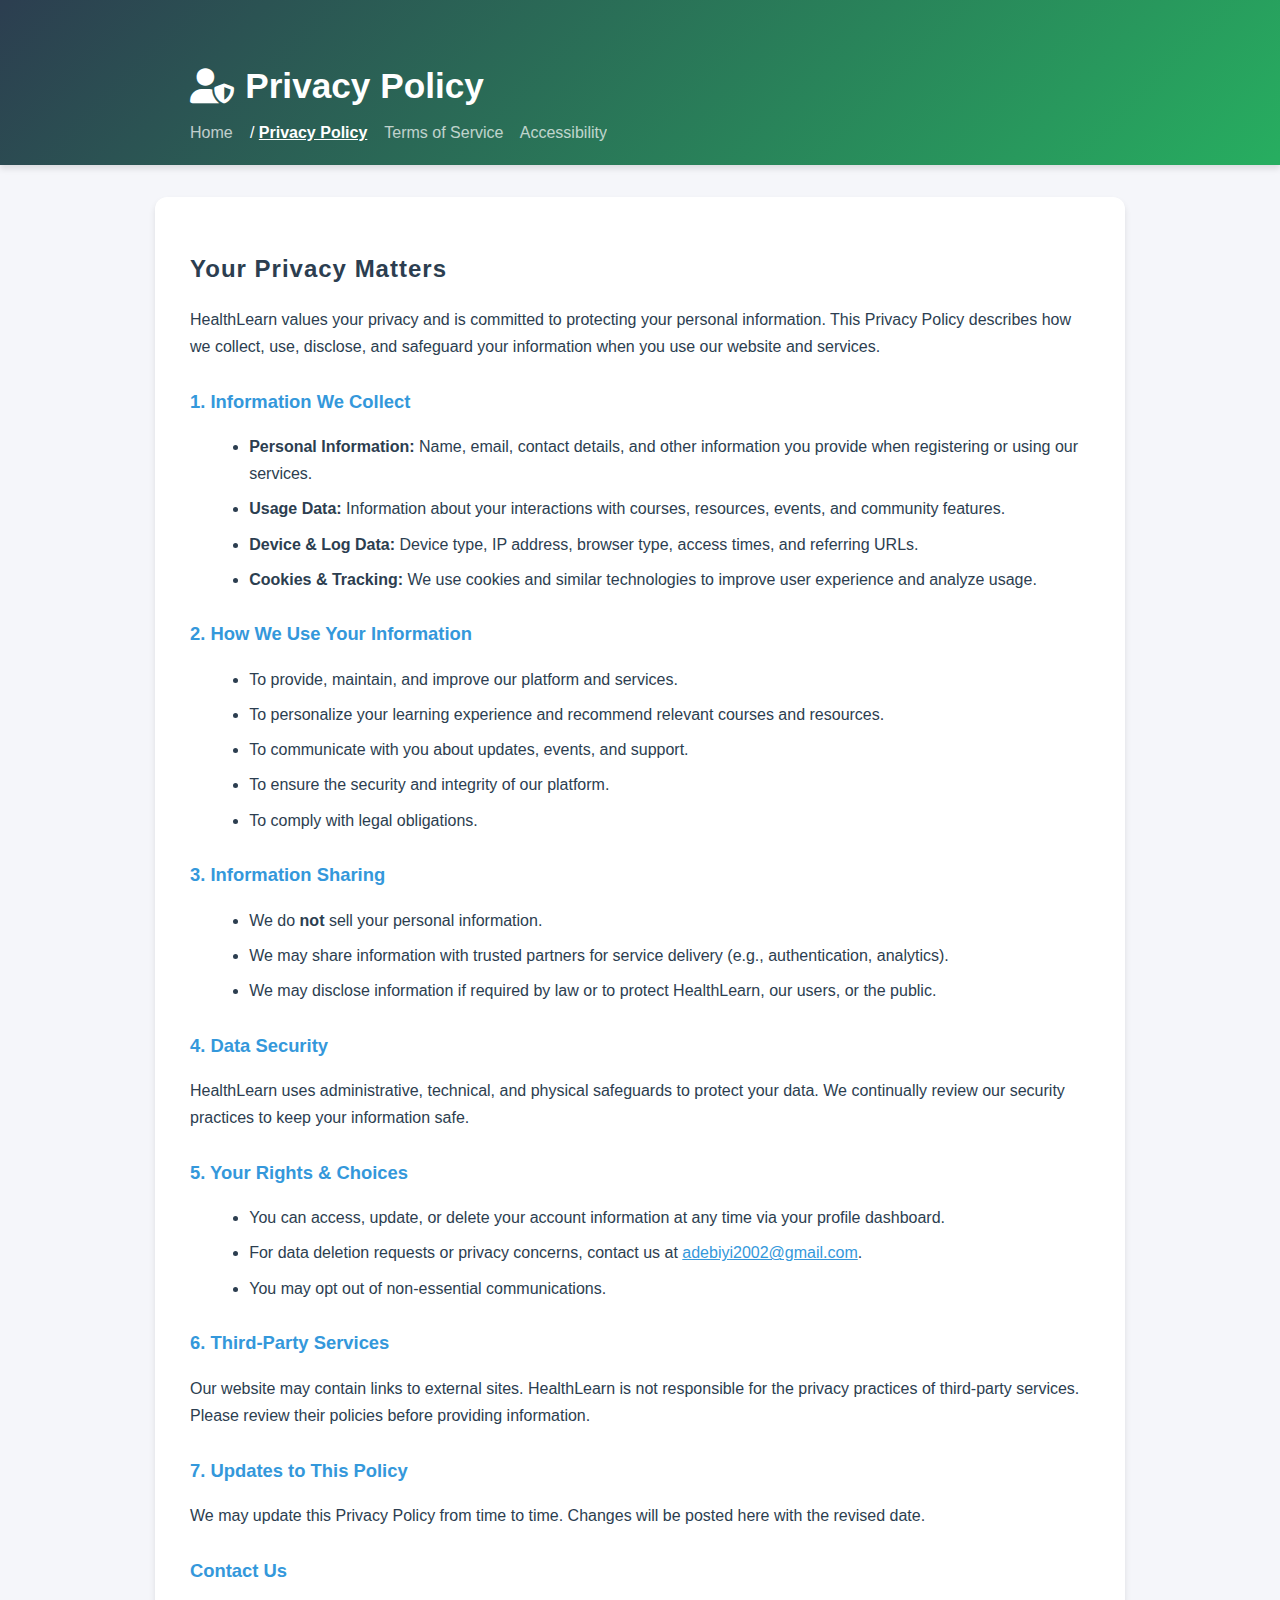
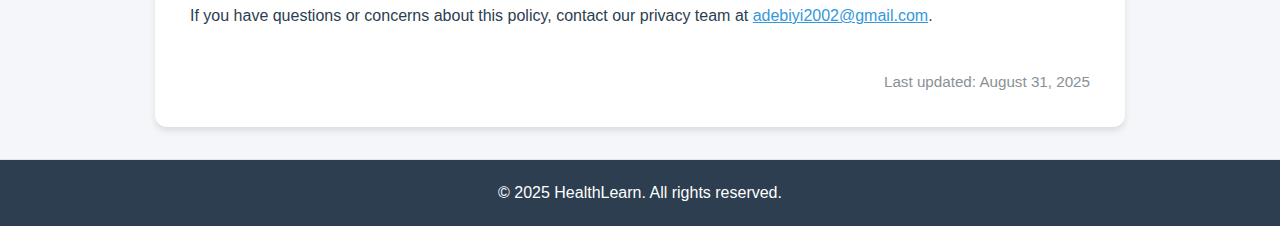
<file: privacy.html>
<!DOCTYPE html>
<html lang="en">
<head>
    <meta charset="UTF-8">
    <title>Privacy Policy - HealthLearn</title>
    <meta name="viewport" content="width=device-width, initial-scale=1.0">
    <link rel="stylesheet" href="css/privacy.css">
    <link rel="stylesheet" href="https://cdnjs.cloudflare.com/ajax/libs/font-awesome/6.0.0/css/all.min.css">
    <script src="js/privacy.js" defer></script>
</head>
<body>
    <header class="legal-header">
        <div class="container">
            <h1><i class="fas fa-user-shield"></i> Privacy Policy</h1>
            <nav>
                <a href="index.html">Home</a> /
                <a href="privacy.html" class="active">Privacy Policy</a>
                <a href="terms.html">Terms of Service</a>
                <a href="accessibility.html">Accessibility</a>
            </nav>
        </div>
    </header>
    <main class="legal-content container">
        <section aria-labelledby="privacy-intro">
            <h2 id="privacy-intro">Your Privacy Matters</h2>
            <p>
                HealthLearn values your privacy and is committed to protecting your personal information. This Privacy Policy describes how we collect, use, disclose, and safeguard your information when you use our website and services.
            </p>
        </section>
        <section aria-labelledby="info-collection">
            <h3 id="info-collection">1. Information We Collect</h3>
            <ul>
                <li><strong>Personal Information:</strong> Name, email, contact details, and other information you provide when registering or using our services.</li>
                <li><strong>Usage Data:</strong> Information about your interactions with courses, resources, events, and community features.</li>
                <li><strong>Device & Log Data:</strong> Device type, IP address, browser type, access times, and referring URLs.</li>
                <li><strong>Cookies & Tracking:</strong> We use cookies and similar technologies to improve user experience and analyze usage.</li>
            </ul>
        </section>
        <section aria-labelledby="info-use">
            <h3 id="info-use">2. How We Use Your Information</h3>
            <ul>
                <li>To provide, maintain, and improve our platform and services.</li>
                <li>To personalize your learning experience and recommend relevant courses and resources.</li>
                <li>To communicate with you about updates, events, and support.</li>
                <li>To ensure the security and integrity of our platform.</li>
                <li>To comply with legal obligations.</li>
            </ul>
        </section>
        <section aria-labelledby="info-share">
            <h3 id="info-share">3. Information Sharing</h3>
            <ul>
                <li>We do <strong>not</strong> sell your personal information.</li>
                <li>We may share information with trusted partners for service delivery (e.g., authentication, analytics).</li>
                <li>We may disclose information if required by law or to protect HealthLearn, our users, or the public.</li>
            </ul>
        </section>
        <section aria-labelledby="security">
            <h3 id="security">4. Data Security</h3>
            <p>
                HealthLearn uses administrative, technical, and physical safeguards to protect your data. We continually review our security practices to keep your information safe.
            </p>
        </section>
        <section aria-labelledby="your-rights">
            <h3 id="your-rights">5. Your Rights & Choices</h3>
            <ul>
                <li>You can access, update, or delete your account information at any time via your profile dashboard.</li>
                <li>For data deletion requests or privacy concerns, contact us at <a href="mailto:adebiyi2002@gmail.com">adebiyi2002@gmail.com</a>.</li>
                <li>You may opt out of non-essential communications.</li>
            </ul>
        </section>
        <section aria-labelledby="third-parties">
            <h3 id="third-parties">6. Third-Party Services</h3>
            <p>
                Our website may contain links to external sites. HealthLearn is not responsible for the privacy practices of third-party services. Please review their policies before providing information.
            </p>
        </section>
        <section aria-labelledby="updates">
            <h3 id="updates">7. Updates to This Policy</h3>
            <p>
                We may update this Privacy Policy from time to time. Changes will be posted here with the revised date.
            </p>
        </section>
        <section aria-labelledby="contact">
            <h3 id="contact">Contact Us</h3>
            <p>
                If you have questions or concerns about this policy, contact our privacy team at <a href="mailto:adebiyi2002@gmail.com">adebiyi2002@gmail.com</a>.
            </p>
        </section>
        <div class="legal-update">Last updated: August 31, 2025</div>
    </main>
    <footer class="legal-footer">
        <div class="container">
            &copy; 2025 HealthLearn. All rights reserved.
        </div>
    </footer>
</body>
</html>
</file>
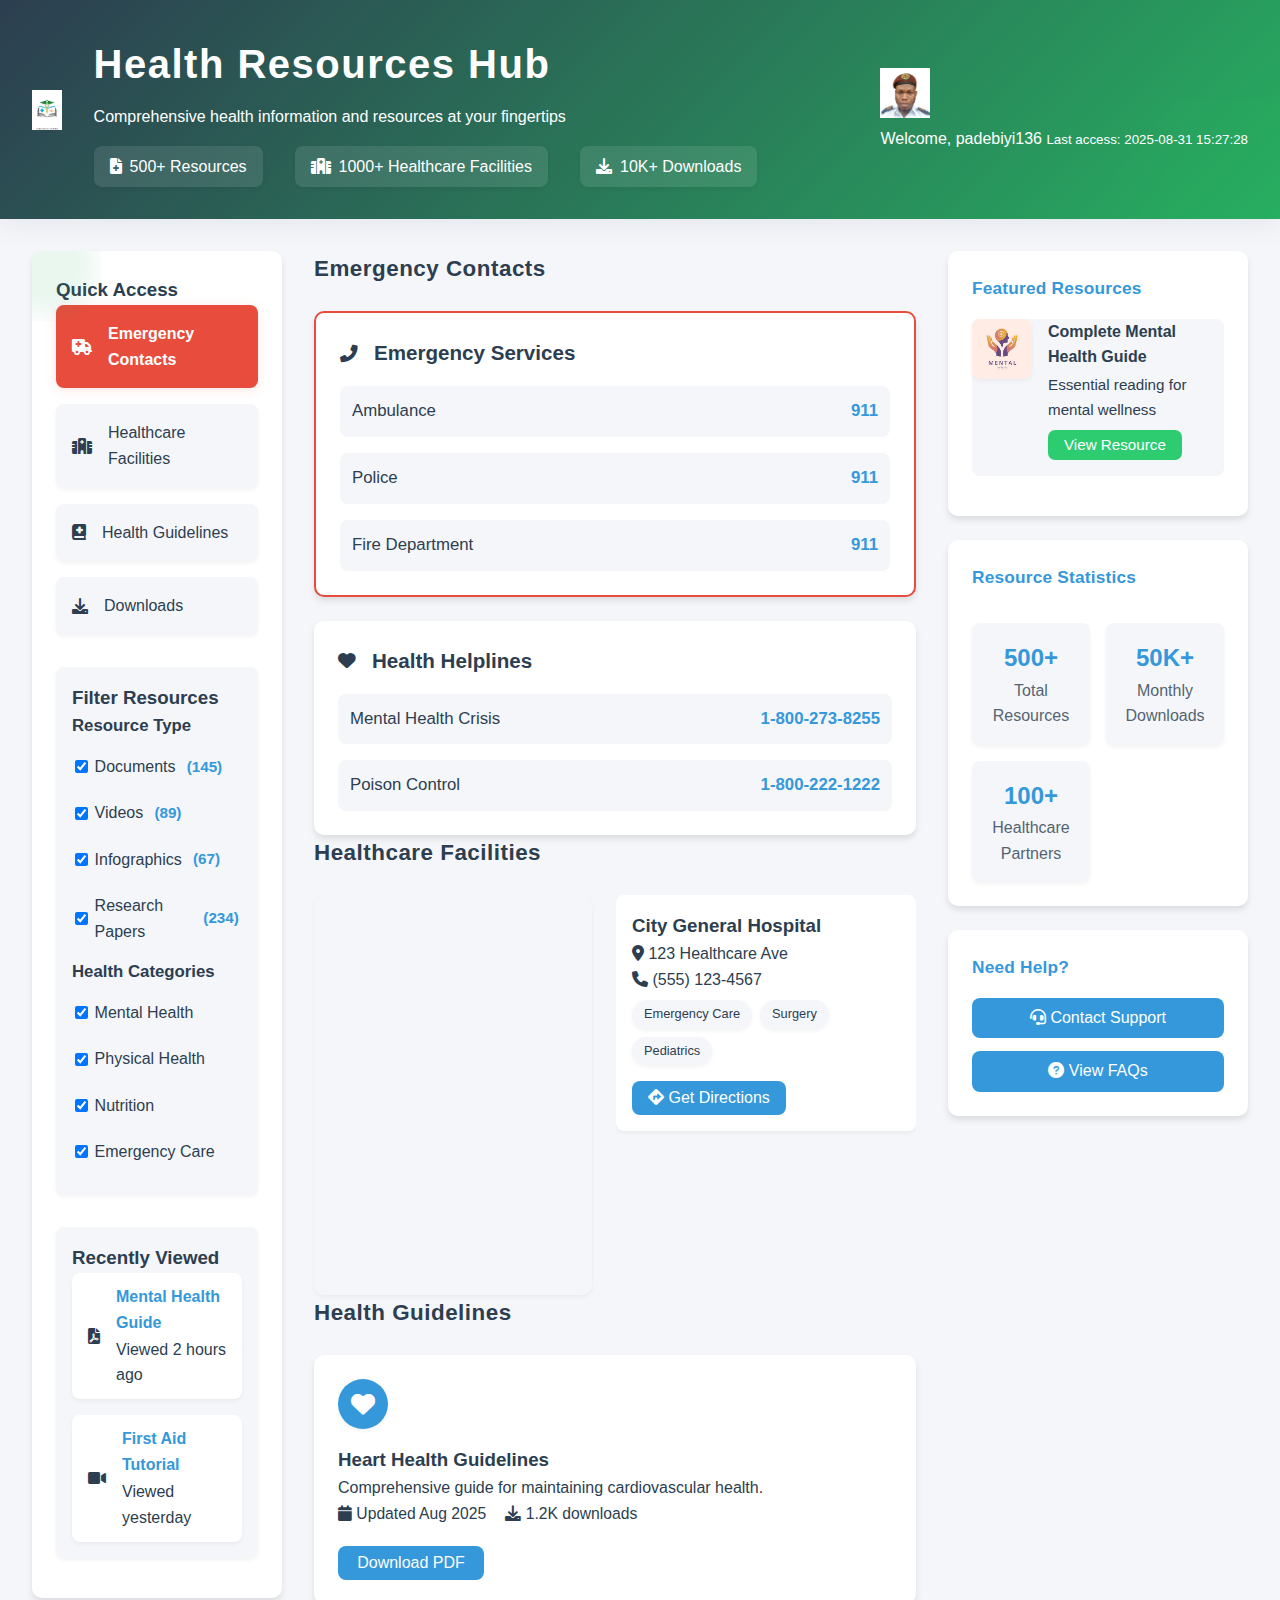
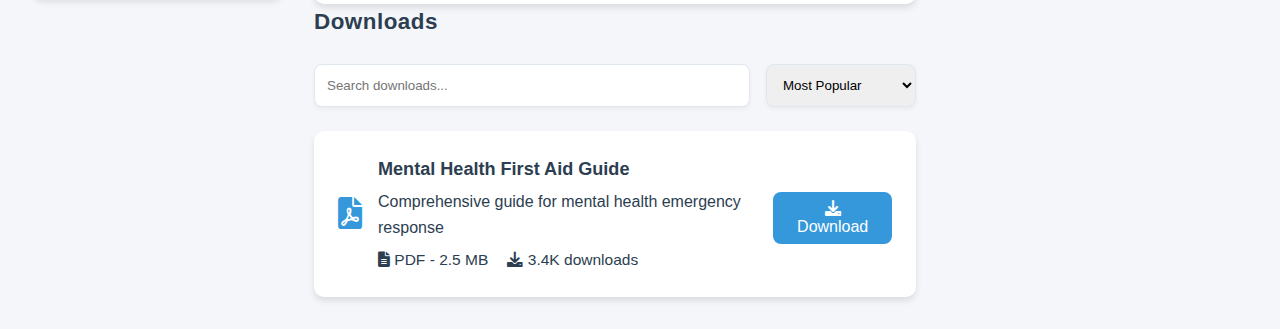
<file: resources.html>
<!DOCTYPE html>
<html lang="en">
<head>
    <meta charset="UTF-8">
    <meta name="viewport" content="width=device-width, initial-scale=1.0">
    <title>Health Resources Hub - HealthLearn</title>
    <link rel="stylesheet" href="css/main.css">
    <link rel="stylesheet" href="css/resources.css">
    <link rel="stylesheet" href="https://cdnjs.cloudflare.com/ajax/libs/font-awesome/6.0.0/css/all.min.css">
    <script src="https://api.mapbox.com/mapbox-gl-js/v2.8.1/mapbox-gl.js"></script>
    <link href="https://api.mapbox.com/mapbox-gl-js/v2.8.1/mapbox-gl.css" rel="stylesheet">
    <script src="js/resources.js" defer></script>
</head>
<body>
    <header class="resources-header">
        <div class="header-content">
            <div class="logo">
                <img src="images/B.jpg" alt="HealthLearn Logo">
            </div>
            <div class="header-info">
                <h1>Health Resources Hub</h1>
                <p>Comprehensive health information and resources at your fingertips</p>
                <div class="resource-stats">
                    <div class="stat-item">
                        <i class="fas fa-file-medical"></i>
                        <span>500+ Resources</span>
                    </div>
                    <div class="stat-item">
                        <i class="fas fa-hospital"></i>
                        <span>1000+ Healthcare Facilities</span>
                    </div>
                    <div class="stat-item">
                        <i class="fas fa-download"></i>
                        <span>10K+ Downloads</span>
                    </div>
                </div>
            </div>
            <div class="user-menu">
                <img src="images/M1.jpg" alt="padebiyi136" class="user-avatar" width="50" height="50">
                <div class="user-info">
                    <span>Welcome, padebiyi136</span>
                    <small>Last access: 2025-08-31 15:27:28</small>
                </div>
            </div>
        </div>
    </header>

    <main class="resources-container">
        <!-- Left Sidebar -->
        <aside class="resource-sidebar">
            <div class="quick-access">
                <h3>Quick Access</h3>
                <div class="quick-links">
                    <a href="#emergency" class="quick-link emergency">
                        <i class="fas fa-ambulance"></i>
                        <span>Emergency Contacts</span>
                    </a>
                    <a href="#facilities" class="quick-link">
                        <i class="fas fa-hospital"></i>
                        <span>Healthcare Facilities</span>
                    </a>
                    <a href="#guidelines" class="quick-link">
                        <i class="fas fa-book-medical"></i>
                        <span>Health Guidelines</span>
                    </a>
                    <a href="#downloads" class="quick-link">
                        <i class="fas fa-download"></i>
                        <span>Downloads</span>
                    </a>
                </div>
            </div>

            <div class="resource-filters">
                <h3>Filter Resources</h3>
                <div class="filter-group">
                    <h4>Resource Type</h4>
                    <label class="checkbox-label">
                        <input type="checkbox" checked>
                        <span>Documents</span>
                        <span class="count">(145)</span>
                    </label>
                    <label class="checkbox-label">
                        <input type="checkbox" checked>
                        <span>Videos</span>
                        <span class="count">(89)</span>
                    </label>
                    <label class="checkbox-label">
                        <input type="checkbox" checked>
                        <span>Infographics</span>
                        <span class="count">(67)</span>
                    </label>
                    <label class="checkbox-label">
                        <input type="checkbox" checked>
                        <span>Research Papers</span>
                        <span class="count">(234)</span>
                    </label>
                </div>

                <div class="filter-group">
                    <h4>Health Categories</h4>
                    <label class="checkbox-label">
                        <input type="checkbox" checked>
                        <span>Mental Health</span>
                    </label>
                    <label class="checkbox-label">
                        <input type="checkbox" checked>
                        <span>Physical Health</span>
                    </label>
                    <label class="checkbox-label">
                        <input type="checkbox" checked>
                        <span>Nutrition</span>
                    </label>
                    <label class="checkbox-label">
                        <input type="checkbox" checked>
                        <span>Emergency Care</span>
                    </label>
                </div>
            </div>

            <div class="recently-viewed">
                <h3>Recently Viewed</h3>
                <div class="recent-items">
                    <div class="recent-item">
                        <i class="fas fa-file-pdf"></i>
                        <div class="item-info">
                            <h4>Mental Health Guide</h4>
                            <span>Viewed 2 hours ago</span>
                        </div>
                    </div>
                    <div class="recent-item">
                        <i class="fas fa-video"></i>
                        <div class="item-info">
                            <h4>First Aid Tutorial</h4>
                            <span>Viewed yesterday</span>
                        </div>
                    </div>
                </div>
            </div>
        </aside>

        <!-- Main Content -->
        <section class="resources-main">
            <!-- Emergency Contacts Section -->
            <section id="emergency" class="resource-section">
                <h2>Emergency Contacts</h2>
                <div class="emergency-grid">
                    <div class="emergency-card priority">
                        <div class="card-header">
                            <i class="fas fa-phone-alt"></i>
                            <h3>Emergency Services</h3>
                        </div>
                        <div class="contact-list">
                            <div class="contact-item">
                                <span class="service">Ambulance</span>
                                <a href="tel:911" class="phone">911</a>
                            </div>
                            <div class="contact-item">
                                <span class="service">Police</span>
                                <a href="tel:911" class="phone">911</a>
                            </div>
                            <div class="contact-item">
                                <span class="service">Fire Department</span>
                                <a href="tel:911" class="phone">911</a>
                            </div>
                        </div>
                    </div>

                    <div class="emergency-card">
                        <div class="card-header">
                            <i class="fas fa-heart"></i>
                            <h3>Health Helplines</h3>
                        </div>
                        <div class="contact-list">
                            <div class="contact-item">
                                <span class="service">Mental Health Crisis</span>
                                <a href="tel:18002738255" class="phone">1-800-273-8255</a>
                            </div>
                            <div class="contact-item">
                                <span class="service">Poison Control</span>
                                <a href="tel:18002221222" class="phone">1-800-222-1222</a>
                            </div>
                        </div>
                    </div>
                </div>
            </section>

            <!-- Healthcare Facilities Section -->
            <section id="facilities" class="resource-section">
                <h2>Healthcare Facilities</h2>
                <div class="facilities-container">
                    <div class="facilities-map" id="facilitiesMap">
                        <!-- Map will be rendered here -->
                    </div>
                    <div class="facilities-list">
                        <div class="facility-card">
                            <div class="facility-info">
                                <h3>City General Hospital</h3>
                                <p><i class="fas fa-map-marker-alt"></i> 123 Healthcare Ave</p>
                                <p><i class="fas fa-phone"></i> (555) 123-4567</p>
                                <div class="facility-services">
                                    <span class="service-tag">Emergency Care</span>
                                    <span class="service-tag">Surgery</span>
                                    <span class="service-tag">Pediatrics</span>
                                </div>
                            </div>
                            <button class="directions-btn">
                                <i class="fas fa-directions"></i> Get Directions
                            </button>
                        </div>
                        <!-- More facility cards -->
                    </div>
                </div>
            </section>

            <!-- Health Guidelines Section -->
            <section id="guidelines" class="resource-section">
                <h2>Health Guidelines</h2>
                <div class="guidelines-grid">
                    <article class="guideline-card">
                        <div class="guideline-icon">
                            <i class="fas fa-heart"></i>
                        </div>
                        <h3>Heart Health Guidelines</h3>
                        <p>Comprehensive guide for maintaining cardiovascular health.</p>
                        <div class="guideline-meta">
                            <span><i class="fas fa-calendar"></i> Updated Aug 2025</span>
                            <span><i class="fas fa-download"></i> 1.2K downloads</span>
                        </div>
                        <button class="download-btn">Download PDF</button>
                    </article>
                    <!-- More guideline cards -->
                </div>
            </section>

            <!-- Downloads Section -->
            <section id="downloads" class="resource-section">
                <h2>Downloads</h2>
                <div class="downloads-container">
                    <div class="download-filters">
                        <input type="text" placeholder="Search downloads..." class="search-input">
                        <select class="sort-select">
                            <option value="popular">Most Popular</option>
                            <option value="recent">Most Recent</option>
                            <option value="name">Name A-Z</option>
                        </select>
                    </div>
                    <div class="downloads-grid">
                        <div class="download-card">
                            <div class="download-icon">
                                <i class="fas fa-file-pdf"></i>
                            </div>
                            <div class="download-info">
                                <h3>Mental Health First Aid Guide</h3>
                                <p>Comprehensive guide for mental health emergency response</p>
                                <div class="download-meta">
                                    <span><i class="fas fa-file-alt"></i> PDF - 2.5 MB</span>
                                    <span><i class="fas fa-download"></i> 3.4K downloads</span>
                                </div>
                            </div>
                            <button class="download-btn">
                                <i class="fas fa-download"></i> Download
                            </button>
                        </div>
                        <!-- More download cards -->
                    </div>
                </div>
            </section>
        </section>

        <!-- Right Sidebar -->
        <aside class="resources-sidebar-right">
            <div class="featured-resources">
                <h3>Featured Resources</h3>
                <div class="featured-list">
                    <div class="featured-item">
                        <img src="images/MW.jpg" alt="Mental Health Guide">
                        <div class="featured-info">
                            <h4>Complete Mental Health Guide</h4>
                            <p>Essential reading for mental wellness</p>
                            <button class="view-btn">View Resource</button>
                        </div>
                    </div>
                    <!-- More featured items -->
                </div>
            </div>

            <div class="resource-statistics">
                <h3>Resource Statistics</h3>
                <div class="stats-grid">
                    <div class="stat-card">
                        <div class="stat-value">500+</div>
                        <div class="stat-label">Total Resources</div>
                    </div>
                    <div class="stat-card">
                        <div class="stat-value">50K+</div>
                        <div class="stat-label">Monthly Downloads</div>
                    </div>
                    <div class="stat-card">
                        <div class="stat-value">100+</div>
                        <div class="stat-label">Healthcare Partners</div>
                    </div>
                </div>
            </div>

            <div class="help-support">
                <h3>Need Help?</h3>
                <div class="support-options">
                    <button class="support-btn">
                        <i class="fas fa-headset"></i>
                        Contact Support
                    </button>
                    <button class="faq-btn">
                        <i class="fas fa-question-circle"></i>
                        View FAQs
                    </button>
                </div>
            </div>
        </aside>
    </main>

    <!-- Resource Preview Modal -->
    <div class="modal" id="resourcePreviewModal">
        <div class="modal-content">
            <div class="modal-header">
                <h2>Resource Preview</h2>
                <button class="close-btn">&times;</button>
            </div>
            <div class="modal-body">
                <!-- Resource preview content -->
            </div>
        </div>
    </div>
</body>
</html>
</file>
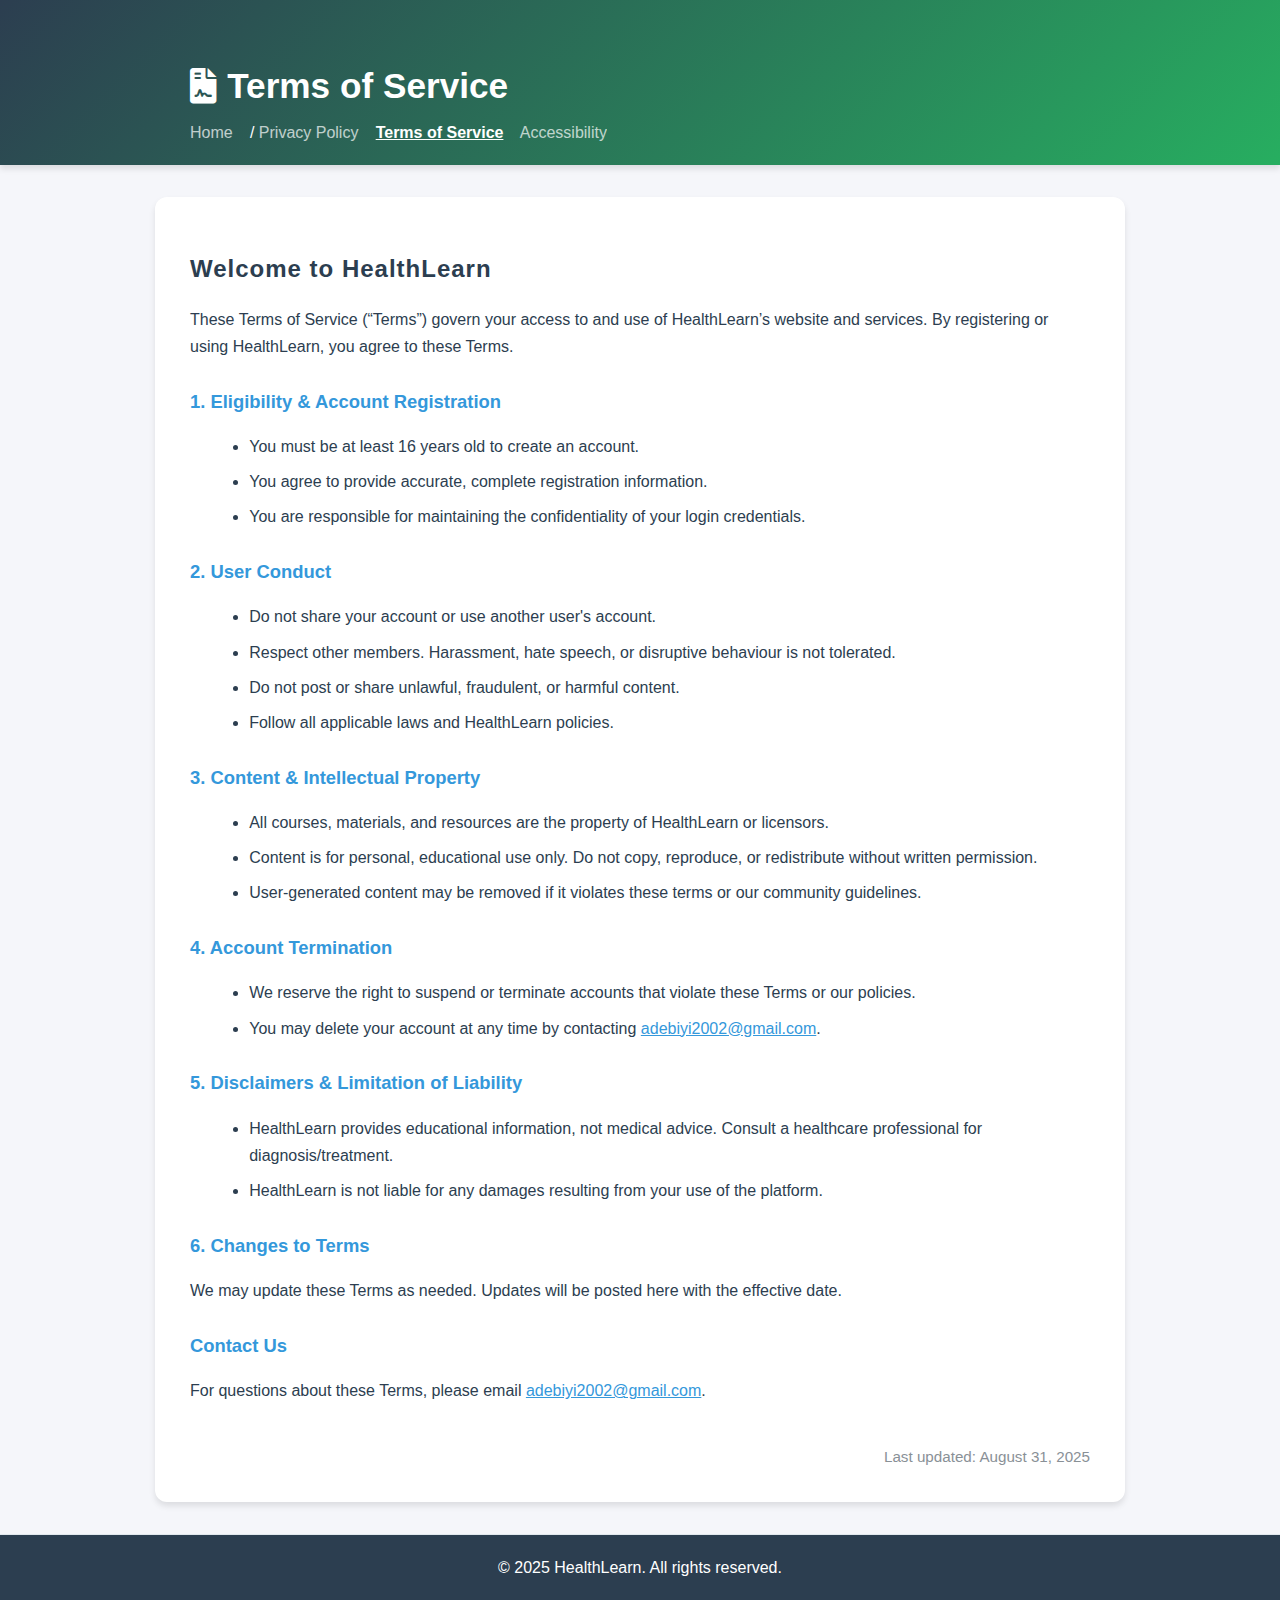
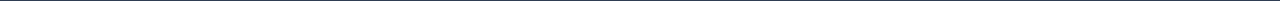
<file: terms.html>
<!DOCTYPE html>
<html lang="en">
<head>
    <meta charset="UTF-8">
    <title>Terms of Service - HealthLearn</title>
    <meta name="viewport" content="width=device-width, initial-scale=1.0">
    <link rel="stylesheet" href="css/terms.css">
    <link rel="stylesheet" href="https://cdnjs.cloudflare.com/ajax/libs/font-awesome/6.0.0/css/all.min.css">
    <script src="js/terms.js" defer></script>
</head>
<body>
    <header class="legal-header">
        <div class="container">
            <h1><i class="fas fa-file-contract"></i> Terms of Service</h1>
            <nav>
                <a href="index.html">Home</a> /
                <a href="privacy.html">Privacy Policy</a>
                <a href="terms.html" class="active">Terms of Service</a>
                <a href="accessibility.html">Accessibility</a>
            </nav>
        </div>
    </header>
    <main class="legal-content container">
        <section aria-labelledby="tos-intro">
            <h2 id="tos-intro">Welcome to HealthLearn</h2>
            <p>
                These Terms of Service (“Terms”) govern your access to and use of HealthLearn’s website and services. By registering or using HealthLearn, you agree to these Terms.
            </p>
        </section>
        <section aria-labelledby="eligibility">
            <h3 id="eligibility">1. Eligibility & Account Registration</h3>
            <ul>
                <li>You must be at least 16 years old to create an account.</li>
                <li>You agree to provide accurate, complete registration information.</li>
                <li>You are responsible for maintaining the confidentiality of your login credentials.</li>
            </ul>
        </section>
        <section aria-labelledby="user-conduct">
            <h3 id="user-conduct">2. User Conduct</h3>
            <ul>
                <li>Do not share your account or use another user's account.</li>
                <li>Respect other members. Harassment, hate speech, or disruptive behaviour is not tolerated.</li>
                <li>Do not post or share unlawful, fraudulent, or harmful content.</li>
                <li>Follow all applicable laws and HealthLearn policies.</li>
            </ul>
        </section>
        <section aria-labelledby="content">
            <h3 id="content">3. Content & Intellectual Property</h3>
            <ul>
                <li>All courses, materials, and resources are the property of HealthLearn or licensors.</li>
                <li>Content is for personal, educational use only. Do not copy, reproduce, or redistribute without written permission.</li>
                <li>User-generated content may be removed if it violates these terms or our community guidelines.</li>
            </ul>
        </section>
        <section aria-labelledby="termination">
            <h3 id="termination">4. Account Termination</h3>
            <ul>
                <li>We reserve the right to suspend or terminate accounts that violate these Terms or our policies.</li>
                <li>You may delete your account at any time by contacting <a href="mailto:adebiyi2002@gmail.com">adebiyi2002@gmail.com</a>.</li>
            </ul>
        </section>
        <section aria-labelledby="disclaimers">
            <h3 id="disclaimers">5. Disclaimers & Limitation of Liability</h3>
            <ul>
                <li>HealthLearn provides educational information, not medical advice. Consult a healthcare professional for diagnosis/treatment.</li>
                <li>HealthLearn is not liable for any damages resulting from your use of the platform.</li>
            </ul>
        </section>
        <section aria-labelledby="changes">
            <h3 id="changes">6. Changes to Terms</h3>
            <p>
                We may update these Terms as needed. Updates will be posted here with the effective date.
            </p>
        </section>
        <section aria-labelledby="contact-tos">
            <h3 id="contact-tos">Contact Us</h3>
            <p>
                For questions about these Terms, please email <a href="mailto:adebiyi2002@gmail.com">adebiyi2002@gmail.com</a>.
            </p>
        </section>
        <div class="legal-update">Last updated: August 31, 2025</div>
    </main>
    <footer class="legal-footer">
        <div class="container">
            &copy; 2025 HealthLearn. All rights reserved.
        </div>
    </footer>
</body>
</html>
</file>
<file: css/accessibility.css>
:root {
    --primary-color: #2c3e50;
    --secondary-color: #27ae60;
    --accent-color: #3498db;
    --background-color: #f5f6fa;
    --text-color: #2c3e50;
    --border-color: #e1e8ed;
    --shadow-md: 0 4px 6px rgba(0,0,0,0.1);
}

body {
    background: var(--background-color);
    color: var(--text-color);
    font-family: 'Arial', sans-serif;
    margin: 0;
    line-height: 1.7;
}

.container {
    max-width: 900px;
    margin: 0 auto;
    padding: 0 1.5rem;
}

.legal-header {
    background: linear-gradient(135deg, var(--primary-color), var(--secondary-color));
    color: white;
    padding: 2rem 0 1.2rem 0;
    box-shadow: var(--shadow-md);
}

.legal-header h1 {
    font-size: 2.2rem;
    margin-bottom: 0.2rem;
    display: flex;
    align-items: center;
    gap: 0.7rem;
}

.legal-header nav {
    font-size: 1rem;
    margin-top: 0.2rem;
}
.legal-header nav a {
    color: #fff;
    text-decoration: none;
    opacity: 0.7;
    margin-right: 0.8rem;
    transition: opacity 0.2s;
}
.legal-header nav a.active {
    opacity: 1;
    font-weight: bold;
    text-decoration: underline;
}
.legal-header nav a:hover {
    opacity: 1;
}

.legal-content {
    background: white;
    border-radius: 12px;
    box-shadow: var(--shadow-md);
    padding: 2rem 2.2rem;
    margin: 2rem auto;
}

.legal-content h2 {
    color: var(--primary-color);
    font-size: 1.5rem;
    margin-bottom: 1rem;
    letter-spacing: 1px;
}
.legal-content h3 {
    color: var(--accent-color);
    margin-top: 1.6rem;
    margin-bottom: 0.6rem;
    font-size: 1.15rem;
}
.legal-content ul {
    margin-left: 1.2rem;
    margin-bottom: 1rem;
}
.legal-content li {
    margin-bottom: 0.5rem;
    font-size: 1rem;
}
.legal-content a {
    color: var(--accent-color);
    text-decoration: underline;
    transition: color 0.2s;
}
.legal-content a:hover {
    color: var(--secondary-color);
}

.legal-update {
    margin-top: 2.5rem;
    color: #6c757d;
    font-size: 0.95rem;
    text-align: right;
    opacity: 0.8;
}

.legal-footer {
    background: var(--primary-color);
    color: white;
    text-align: center;
    padding: 1.2rem 0;
    margin-top: 2rem;
    font-size: 1rem;
    border-top: 1px solid var(--border-color);
}

@media (max-width: 600px) {
    .legal-header h1 {
        font-size: 1.3rem;
    }
    .legal-content {
        padding: 1rem 0.7rem;
    }
    .container {
        padding: 0 0.7rem;
    }
}
</file>
<file: css/main.css>
:root {
    --primary-color: #2c3e50;
    --secondary-color: #27ae60;
    --accent-color: #3498db;
    --warning-color: #f39c12;
    --danger-color: #e74c3c;
    --success-color: #2ecc71;
    --background-color: #f5f6fa;
    --text-color: #2c3e50;
    --border-color: #e1e8ed;
    --gradient-primary: linear-gradient(135deg, #2c3e50, #3498db);
    --shadow-sm: 0 2px 4px rgba(0,0,0,0.05);
    --shadow-md: 0 4px 6px rgba(0,0,0,0.1);
    --shadow-lg: 0 10px 15px rgba(0,0,0,0.1);
    --animation-speed: 0.3s;
}

/* Global Styles */
* {
    margin: 0;
    padding: 0;
    box-sizing: border-box;
    font-family: 'Arial', sans-serif;
}

body {
    background-color: var(--background-color);
    color: var(--text-color);
    line-height: 1.6;
}

.container {
    max-width: 1400px;
    margin: 0 auto;
    padding: 0 2rem;
}

/* Top Bar */
.top-bar {
    background: var(--primary-color);
    color: white;
    padding: 0.5rem 0;
    font-size: 0.9rem;
}

.top-bar .container {
    display: flex;
    justify-content: space-between;
    align-items: center;
}

.current-time i {
    margin-right: 0.5rem;
    color: var(--accent-color);
}

.user-welcome a {
    color: var(--accent-color);
    text-decoration: none;
    transition: color var(--animation-speed);
}

.user-welcome a:hover {
    color: var(--secondary-color);
}

/* Navigation */
.main-nav {
    background: white;
    box-shadow: var(--shadow-md);
    position: sticky;
    top: 0;
    z-index: 1000;
}

.main-nav .container {
    display: flex;
    justify-content: space-between;
    align-items: center;
    padding: 1rem 2rem;
}

.logo {
    display: flex;
    align-items: center;
    gap: 1rem;
}

.logo img {
    height: 40px;
}

.logo-text {
    font-size: 1.5rem;
    font-weight: bold;
    color: var(--primary-color);
}

.nav-links {
    display: flex;
    align-items: center;
    gap: 2rem;
    list-style: none;
}

.nav-item {
    position: relative;
}

.nav-item a {
    color: var(--text-color);
    text-decoration: none;
    display: flex;
    align-items: center;
    gap: 0.5rem;
    transition: color var(--animation-speed);
}

.nav-item a:hover {
    color: var(--accent-color);
}

/* Dropdown Menus */
.dropdown-menu {
    position: absolute;
    top: 100%;
    left: 0;
    background: white;
    border-radius: 8px;
    box-shadow: var(--shadow-lg);
    min-width: 200px;
    opacity: 0;
    visibility: hidden;
    transform: translateY(10px);
    transition: all var(--animation-speed);
}

.nav-item:hover .dropdown-menu {
    opacity: 1;
    visibility: visible;
    transform: translateY(0);
}

.dropdown-menu a {
    padding: 0.75rem 1rem;
    display: block;
    border-bottom: 1px solid var(--border-color);
}

.dropdown-menu a:last-child {
    border-bottom: none;
}

/* Auth Buttons */
.login-btn, .signup-btn {
    padding: 0.75rem 1.5rem;
    border-radius: 8px;
    text-decoration: none;
    transition: all var(--animation-speed);
}

.login-btn {
    color: var(--accent-color);
    border: 2px solid var(--accent-color);
}

.login-btn:hover {
    background: var(--accent-color);
    color: white;
}

.signup-btn {
    background: var(--accent-color);
    color: white;
}

.signup-btn:hover {
    background: var(--secondary-color);
}

/* Hero Section */
.hero {
    padding: 4rem 0;
    background: var(--gradient-primary);
    color: white;
}

.hero-content {
    display: grid;
    grid-template-columns: 1fr 1fr;
    gap: 4rem;
    align-items: center;
}

.hero h1 {
    font-size: 3rem;
    margin-bottom: 1rem;
    line-height: 1.2;
}

.hero-subtitle {
    font-size: 1.2rem;
    margin-bottom: 2rem;
    opacity: 0.9;
}

.hero-stats {
    display: grid;
    grid-template-columns: repeat(3, 1fr);
    gap: 2rem;
    margin-bottom: 2rem;
}

.stat-item {
    text-align: center;
}

.stat-number {
    font-size: 2rem;
    font-weight: bold;
    display: block;
    margin-bottom: 0.5rem;
}

.stat-label {
    opacity: 0.8;
}

.hero-cta {
    display: flex;
    gap: 1rem;
}

.cta-button {
    padding: 1rem 2rem;
    border-radius: 8px;
    text-decoration: none;
    font-weight: bold;
    transition: all var(--animation-speed);
}

.cta-button.primary {
    background: var(--accent-color);
    color: white;
}

.cta-button.primary:hover {
    background: var(--secondary-color);
    transform: translateY(-2px);
}

.cta-button.secondary {
    background: transparent;
    border: 2px solid white;
    color: white;
}

.cta-button.secondary:hover {
    background: rgba(255, 255, 255, 0.1);
    transform: translateY(-2px);
}

/* Featured Courses Section */
.featured-courses {
    padding: 4rem 0;
}

.section-header {
    display: flex;
    justify-content: space-between;
    align-items: center;
    margin-bottom: 2rem;
}

.section-header h2 {
    font-size: 2rem;
    color: var(--primary-color);
}

.view-all {
    color: var(--accent-color);
    text-decoration: none;
    display: flex;
    align-items: center;
    gap: 0.5rem;
    transition: color var(--animation-speed);
}

.view-all:hover {
    color: var(--secondary-color);
}

.course-grid {
    display: grid;
    grid-template-columns: repeat(auto-fit, minmax(300px, 1fr));
    gap: 2rem;
}

.course-card {
    background: white;
    border-radius: 12px;
    overflow: hidden;
    box-shadow: var(--shadow-md);
    transition: transform var(--animation-speed);
}

.course-card:hover {
    transform: translateY(-5px);
}


/* Featured Courses Section */
.featured-courses {
    padding: 4rem 0;
    background: white;
}

.course-grid {
    display: grid;
    grid-template-columns: repeat(auto-fit, minmax(300px, 1fr));
    gap: 2rem;
    margin-top: 2rem;
}

.course-card {
    background: white;
    border-radius: 12px;
    overflow: hidden;
    box-shadow: var(--shadow-md);
    transition: all var(--animation-speed);
}

.course-card:hover {
    transform: translateY(-5px);
    box-shadow: var(--shadow-lg);
}

.course-image {
    position: relative;
    height: 200px;
    overflow: hidden;
}

.course-image img {
    width: 100%;
    height: 100%;
    object-fit: cover;
    transition: transform var(--animation-speed);
}

.course-card:hover .course-image img {
    transform: scale(1.05);
}

.course-overlay {
    position: absolute;
    top: 0;
    left: 0;
    width: 100%;
    height: 100%;
    background: rgba(0, 0, 0, 0.5);
    display: flex;
    flex-direction: column;
    justify-content: center;
    align-items: center;
    opacity: 0;
    transition: opacity var(--animation-speed);
}

.course-card:hover .course-overlay {
    opacity: 1;
}

.course-level {
    position: absolute;
    top: 1rem;
    right: 1rem;
    background: var(--accent-color);
    color: white;
    padding: 0.25rem 0.75rem;
    border-radius: 20px;
    font-size: 0.8rem;
}

.course-content {
    padding: 1.5rem;
}

.course-tags {
    display: flex;
    gap: 0.5rem;
    margin-bottom: 1rem;
}

.tag {
    background: var(--background-color);
    padding: 0.25rem 0.75rem;
    border-radius: 15px;
    font-size: 0.8rem;
}

.tag.featured {
    background: var(--accent-color);
    color: white;
}

.course-meta {
    display: flex;
    justify-content: space-between;
    color: var(--text-color);
    font-size: 0.9rem;
    margin: 1rem 0;
}

.instructor {
    display: flex;
    align-items: center;
    gap: 0.75rem;
    margin: 1rem 0;
}

.instructor img {
    width: 40px;
    height: 40px;
    border-radius: 50%;
    object-fit: cover;
}

/* Live Events Section */
.upcoming-events {
    padding: 4rem 0;
    background: var(--background-color);
}

.events-grid {
    display: grid;
    grid-template-columns: repeat(auto-fit, minmax(350px, 1fr));
    gap: 2rem;
    margin-top: 2rem;
}

.event-card {
    background: white;
    border-radius: 12px;
    overflow: hidden;
    box-shadow: var(--shadow-md);
    transition: transform var(--animation-speed);
}

.event-card:hover {
    transform: translateY(-5px);
}

.event-status {
    background: var(--gradient-primary);
    color: white;
    padding: 1rem;
    position: relative;
}

.live-badge {
    display: inline-flex;
    align-items: center;
    gap: 0.5rem;
    background: rgba(255, 255, 255, 0.1);
    padding: 0.5rem 1rem;
    border-radius: 20px;
}

.live-badge i {
    color: var(--danger-color);
    animation: pulse 1.5s infinite;
}

.event-content {
    padding: 1.5rem;
}

.event-meta {
    display: flex;
    justify-content: space-between;
    margin: 1rem 0;
    color: var(--text-color);
    font-size: 0.9rem;
}

.join-btn {
    width: 100%;
    padding: 1rem;
    background: var(--accent-color);
    color: white;
    border: none;
    border-radius: 8px;
    cursor: pointer;
    transition: background-color var(--animation-speed);
}

.join-btn:hover {
    background: var(--secondary-color);
}

/* Impact Stats Section */
.impact-stats {
    padding: 4rem 0;
    background: var(--gradient-primary);
    color: white;
}

.stats-grid {
    display: grid;
    grid-template-columns: repeat(auto-fit, minmax(250px, 1fr));
    gap: 2rem;
    margin-top: 2rem;
}

.impact-card {
    text-align: center;
    padding: 2rem;
    background: rgba(255, 255, 255, 0.1);
    border-radius: 12px;
    backdrop-filter: blur(10px);
}

.impact-card i {
    font-size: 2.5rem;
    margin-bottom: 1rem;
}

.impact-number {
    font-size: 2.5rem;
    font-weight: bold;
    margin: 1rem 0;
    display: block;
}

/* Testimonials Section */
.testimonials {
    padding: 4rem 0;
    background: white;
}

.testimonial-slider {
    position: relative;
    max-width: 800px;
    margin: 2rem auto;
}

.testimonial-card {
    text-align: center;
    padding: 2rem;
}

.testimonial-image {
    width: 100px;
    height: 100px;
    border-radius: 50%;
    margin: 0 auto 1.5rem;
    border: 3px solid var(--accent-color);
}

blockquote {
    font-size: 1.2rem;
    line-height: 1.8;
    color: var(--text-color);
    margin-bottom: 1.5rem;
}

cite {
    font-style: normal;
    font-weight: bold;
    color: var(--primary-color);
}

cite span {
    display: block;
    font-weight: normal;
    color: var(--text-color);
    font-size: 0.9rem;
    margin-top: 0.5rem;
}

/* Partners Section */
.partners {
    padding: 4rem 0;
    background: var(--background-color);
}

.partners-grid {
    display: grid;
    grid-template-columns: repeat(auto-fit, minmax(150px, 1fr));
    gap: 2rem;
    align-items: center;
    margin-top: 2rem;
}

.partners-grid img {
    max-width: 150px;
    height: auto;
    filter: grayscale(100%);
    opacity: 0.7;
    transition: all var(--animation-speed);
}

.partners-grid img:hover {
    filter: grayscale(0);
    opacity: 1;
}

/* CTA Section */
.cta-section {
    padding: 6rem 0;
    background: var(--gradient-primary);
    color: white;
    text-align: center;
}

.cta-section h2 {
    font-size: 2.5rem;
    margin-bottom: 1rem;
}

.cta-section p {
    font-size: 1.2rem;
    margin-bottom: 2rem;
    opacity: 0.9;
}

.cta-buttons {
    display: flex;
    justify-content: center;
    gap: 1rem;
}

/* Footer Styles */
.footer-grid {
    display: grid;
    grid-template-columns: 2fr repeat(3, 1fr);
    gap: 4rem;
    padding: 4rem 0;
    border-bottom: 1px solid var(--border-color);
}

.footer-col h3 {
    color: var(--primary-color);
    margin-bottom: 1.5rem;
}

.footer-logo {
    margin-bottom: 1rem;
    height: 40px;
}

.social-links {
    display: flex;
    gap: 1rem;
    margin-top: 1.5rem;
}

.social-links a {
    width: 40px;
    height: 40px;
    border-radius: 50%;
    background: var(--background-color);
    display: flex;
    align-items: center;
    justify-content: center;
    color: var(--primary-color);
    transition: all var(--animation-speed);
}

.social-links a:hover {
    background: var(--accent-color);
    color: white;
    transform: translateY(-3px);
}

.footer-col ul {
    list-style: none;
}

.footer-col ul li {
    margin-bottom: 0.75rem;
}

.footer-col ul li a {
    color: var(--text-color);
    text-decoration: none;
    transition: color var(--animation-speed);
}

.footer-col ul li a:hover {
    color: var(--accent-color);
}

.footer-bottom {
    display: flex;
    justify-content: space-between;
    align-items: center;
    padding: 2rem 0;
}

.footer-extra {
    display: flex;
    align-items: center;
    gap: 2rem;
}

.language-select {
    padding: 0.5rem;
    border: 1px solid var(--border-color);
    border-radius: 4px;
    background: white;
}

.app-badges {
    display: flex;
    gap: 1rem;
}

.app-badge img {
    height: 40px;
    transition: opacity var(--animation-speed);
}

.app-badge img:hover {
    opacity: 0.8;
}

/* Animations */
@keyframes pulse {
    0% { opacity: 1; }
    50% { opacity: 0.5; }
    100% { opacity: 1; }
}

/* Responsive Design */
@media (max-width: 1200px) {
    .footer-grid {
        grid-template-columns: repeat(2, 1fr);
    }
}

@media (max-width: 768px) {
    .course-grid,
    .events-grid,
    .stats-grid {
        grid-template-columns: 1fr;
    }

    .footer-grid {
        grid-template-columns: 1fr;
        gap: 2rem;
    }

    .cta-buttons {
        flex-direction: column;
    }

    .partners-grid {
        grid-template-columns: repeat(2, 1fr);
    }
}

@media (max-width: 480px) {
    .hero h1 {
        font-size: 2rem;
    }

    .section-header {
        flex-direction: column;
        gap: 1rem;
        text-align: center;
    }

    .footer-bottom {
        flex-direction: column;
        gap: 1rem;
        text-align: center;
    }

    .footer-extra {
        flex-direction: column;
    }
}
</file>
<file: css/contact.css>
:root {
    --primary-color: #2c3e50;
    --accent-color: #3498db;
    --background-color: #f5f6fa;
    --shadow-md: 0 4px 6px rgba(0,0,0,0.1);
}

body {
    background: var(--background-color);
    color: var(--primary-color);
    font-family: Arial, sans-serif;
}

.simple-header {
    background: linear-gradient(135deg, var(--primary-color), var(--accent-color));
    color: #fff;
    text-align: center;
    padding: 2rem 0 1rem 0;
    box-shadow: var(--shadow-md);
}

.simple-header h1 {
    font-size: 2rem;
    margin-bottom: 0.5rem;
}

.contact-container {
    max-width: 540px;
    margin: 2rem auto;
    padding: 1rem;
}

.contact-form {
    background: white;
    border-radius: 10px;
    box-shadow: var(--shadow-md);
    padding: 2rem;
    display: flex;
    flex-direction: column;
    gap: 1.3rem;
}

.form-group label {
    font-weight: 500;
    display: flex;
    align-items: center;
    gap: 0.5rem;
    margin-bottom: 0.3rem;
}

.form-group input,
.form-group select,
.form-group textarea {
    width: 100%;
    border: 1px solid var(--accent-color);
    border-radius: 8px;
    padding: 0.7rem;
    font-size: 1rem;
    background: var(--background-color);
    margin-bottom: 0.2rem;
}

.contact-btn {
    background: var(--accent-color);
    color: white;
    border: none;
    border-radius: 8px;
    padding: 0.8rem 1.8rem;
    font-size: 1.1rem;
    font-weight: 600;
    cursor: pointer;
    transition: background 0.2s, transform 0.2s;
}

.contact-btn:hover {
    background: var(--primary-color);
    transform: scale(1.07);
}

.contact-info {
    margin-top: 2rem;
    padding-top: 1.2rem;
    border-top: 1px solid var(--accent-color);
    font-size: 1rem;
    color: var(--primary-color);
}

.contact-info i {
    color: var(--accent-color);
    margin-right: 0.5rem;
}

.simple-footer {
    text-align: center;
    padding: 2rem 0 1rem 0;
    color: var(--primary-color);
    background: var(--background-color);
    font-size: 1rem;
    margin-top: 2rem;
}
</file>
<file: css/courses.css>
:root {
    --primary-color: #2c3e50;
    --secondary-color: #27ae60;
    --accent-color: #3498db;
    --warning-color: #f39c12;
    --danger-color: #e74c3c;
    --success-color: #2ecc71;
    --background-color: #f5f6fa;
    --text-color: #2c3e50;
    --border-color: #e1e8ed;
    --premium-color: #f1c40f;
    --shadow-sm: 0 2px 4px rgba(0,0,0,0.05);
    --shadow-md: 0 4px 6px rgba(0,0,0,0.1);
    --shadow-lg: 0 10px 15px rgba(0,0,0,0.1);
}

/* Global Styles */
* {
    margin: 0;
    padding: 0;
    box-sizing: border-box;
    font-family: 'Arial', sans-serif;
}

body {
    background-color: var(--background-color);
    color: var(--text-color);
    line-height: 1.6;
}

/* Header Styles */
.courses-header {
    background: linear-gradient(135deg, var(--primary-color), var(--secondary-color));
    color: white;
    padding: 1.5rem 0;
}

.header-content {
    max-width: 1400px;
    margin: 0 auto;
    padding: 0 2rem;
    display: flex;
    justify-content: space-between;
    align-items: center;
}

.logo img {
    height: 40px;
    object-fit: contain;
}

.header-info h1 {
    font-size: 2rem;
    margin-bottom: 0.5rem;
}

.course-stats {
    display: flex;
    gap: 2rem;
}

.stat-item {
    display: flex;
    align-items: center;
    gap: 0.5rem;
    background: rgba(255, 255, 255, 0.1);
    padding: 0.5rem 1rem;
    border-radius: 8px;
}

.user-menu {
    display: flex;
    align-items: center;
    gap: 1rem;
    background: rgba(255, 255, 255, 0.1);
    padding: 0.75rem 1rem;
    border-radius: 10px;
}

.user-avatar {
    width: 40px;
    height: 40px;
    border-radius: 50%;
    border: 2px solid white;
}

/* Main Container */
.courses-container {
    display: grid;
    grid-template-columns: 250px 1fr 300px;
    gap: 2rem;
    max-width: 1400px;
    margin: 2rem auto;
    padding: 0 2rem;
}

/* Left Sidebar */
.course-sidebar {
    background: white;
    border-radius: 10px;
    padding: 1.5rem;
    box-shadow: var(--shadow-md);
    height: fit-content;
}

.learning-progress {
    text-align: center;
    margin-bottom: 2rem;
    padding-bottom: 2rem;
    border-bottom: 1px solid var(--border-color);
}

.progress-circle {
    position: relative;
    width: 120px;
    height: 120px;
    margin: 1rem auto;
}

.progress-circle svg {
    width: 120px;
    height: 120px;
    transform: rotate(-90deg);
}

.progress-circle circle {
    fill: none;
    stroke-width: 8;
    stroke-linecap: round;
}

.progress-circle circle:first-child {
    stroke: var(--border-color);
}

.progress-circle circle:last-child {
    stroke: var(--secondary-color);
    stroke-dasharray: 315;
    stroke-dashoffset: 315;
    transition: stroke-dashoffset 0.8s ease-in-out;
}

.percentage {
    position: absolute;
    top: 50%;
    left: 50%;
    transform: translate(-50%, -50%);
    font-size: 1.5rem;
    font-weight: bold;
    color: var(--secondary-color);
}

/* Course Filters */
.filter-group {
    margin-bottom: 1.5rem;
}

.filter-group h4 {
    margin-bottom: 0.75rem;
    color: var(--primary-color);
}

.checkbox-label, .radio-label {
    display: flex;
    align-items: center;
    gap: 0.5rem;
    margin-bottom: 0.5rem;
    cursor: pointer;
}

.count {
    margin-left: auto;
    color: var(--accent-color);
    font-size: 0.9rem;
}

/* Featured Course */
.featured-course {
    background: white;
    border-radius: 15px;
    overflow: hidden;
    margin-bottom: 2rem;
    box-shadow: var(--shadow-lg);
}

.featured-content {
    display: grid;
    grid-template-columns: 1fr 1fr;
    gap: 2rem;
    padding: 2rem;
}

.featured-badge {
    display: inline-block;
    background: var(--accent-color);
    color: white;
    padding: 0.5rem 1rem;
    border-radius: 20px;
    margin-bottom: 1rem;
}

.featured-text h2 {
    font-size: 1.8rem;
    margin-bottom: 1rem;
}

.course-highlights {
    display: flex;
    gap: 1.5rem;
    margin: 1.5rem 0;
}

.highlight-item {
    display: flex;
    align-items: center;
    gap: 0.5rem;
    color: var(--accent-color);
}

/* Course Cards */
.courses-grid {
    display: grid;
    grid-template-columns: repeat(auto-fill, minmax(300px, 1fr));
    gap: 1.5rem;
    margin-top: 1.5rem;
}

.course-card {
    background: white;
    border-radius: 10px;
    overflow: hidden;
    box-shadow: var(--shadow-sm);
    transition: transform 0.3s ease;
}

.course-card:hover {
    transform: translateY(-5px);
    box-shadow: var(--shadow-md);
}

.course-image {
    position: relative;
    height: 200px;
}

.course-image img {
    width: 100%;
    height: 100%;
    object-fit: cover;
}

.level-badge {
    position: absolute;
    top: 1rem;
    right: 1rem;
    padding: 0.25rem 0.75rem;
    border-radius: 15px;
    font-size: 0.8rem;
    font-weight: bold;
}

.level-badge.beginner {
    background: var(--success-color);
    color: white;
}

.level-badge.intermediate {
    background: var(--warning-color);
    color: white;
}

.course-preview {
    position: absolute;
    top: 0;
    left: 0;
    width: 100%;
    height: 100%;
    background: rgba(0,0,0,0.5);
    display: flex;
    flex-direction: column;
    align-items: center;
    justify-content: center;
    color: white;
    opacity: 0;
    transition: opacity 0.3s ease;
}

.course-preview:hover {
    opacity: 1;
}

.course-content {
    padding: 1.5rem;
}

.course-tags {
    display: flex;
    gap: 0.5rem;
    margin-bottom: 1rem;
}

.tag {
    background: var(--background-color);
    padding: 0.25rem 0.75rem;
    border-radius: 15px;
    font-size: 0.8rem;
}

.instructor {
    display: flex;
    align-items: center;
    gap: 0.75rem;
    margin: 1rem 0;
}

.instructor img {
    width: 40px;
    height: 40px;
    border-radius: 50%;
    object-fit: cover;
}

.course-meta {
    display: flex;
    justify-content: space-between;
    color: var(--text-color);
    font-size: 0.9rem;
    margin: 1rem 0;
}

.course-rating {
    display: flex;
    align-items: center;
    gap: 0.5rem;
    margin: 1rem 0;
}

.stars {
    color: var(--warning-color);
}

.course-progress {
    margin-top: 1rem;
}

.progress-bar {
    height: 6px;
    background: var(--border-color);
    border-radius: 3px;
    overflow: hidden;
    margin-bottom: 0.5rem;
}

.progress {
    height: 100%;
    background: var(--secondary-color);
    transition: width 0.3s ease;
}

/* Right Sidebar */
.learning-sidebar {
    background: white;
    border-radius: 10px;
    padding: 1.5rem;
    box-shadow: var(--shadow-md);
}

.current-courses .course-item {
    display: flex;
    gap: 1rem;
    margin-bottom: 1rem;
    padding-bottom: 1rem;
    border-bottom: 1px solid var(--border-color);
}

.course-item img {
    width: 80px;
    height: 60px;
    border-radius: 5px;
    object-fit: cover;
}

/* Learning Path */
.path-item {
    display: flex;
    align-items: center;
    gap: 1rem;
    margin-bottom: 1rem;
    padding: 1rem;
    background: var(--background-color);
    border-radius: 8px;
}

.step-number {
    width: 30px;
    height: 30px;
    display: flex;
    align-items: center;
    justify-content: center;
    background: var(--accent-color);
    color: white;
    border-radius: 50%;
}

/* Achievements */
.badges-grid {
    display: grid;
    grid-template-columns: repeat(3, 1fr);
    gap: 1rem;
}

.badge-item {
    text-align: center;
}

.badge-item img {
    width: 60px;
    height: 60px;
    margin-bottom: 0.5rem;
}

/* Responsive Design */
@media (max-width: 1200px) {
    .courses-container {
        grid-template-columns: 250px 1fr;
    }
    
    .learning-sidebar {
        display: none;
    }
}

@media (max-width: 768px) {
    .courses-container {
        grid-template-columns: 1fr;
    }
    
    .course-sidebar {
        display: none;
    }
    
    .featured-content {
        grid-template-columns: 1fr;
    }
    
    .header-content {
        flex-direction: column;
        gap: 1rem;
    }
    
    .course-stats {
        flex-direction: column;
        gap: 0.5rem;
    }
}

/* --- Featured Categories (Course Categories) --- */
.course-categories {
    background: white;
    border-radius: 12px;
    margin-bottom: 2rem;
    box-shadow: var(--shadow-md);
    padding: 2rem;
}

.course-categories h2 {
    font-size: 1.5rem;
    color: var(--primary-color);
    margin-bottom: 1.5rem;
    text-align: left;
}

.category-grid {
    display: grid;
    grid-template-columns: repeat(auto-fit, minmax(200px, 1fr));
    gap: 1.5rem;
}

.category-card {
    background: var(--background-color);
    border-radius: 10px;
    box-shadow: var(--shadow-sm);
    padding: 1.5rem 1rem;
    text-align: center;
    transition: transform 0.2s, box-shadow 0.2s;
    cursor: pointer;
    display: flex;
    flex-direction: column;
    align-items: center;
    gap: 0.4rem;
}

.category-card:hover {
    transform: translateY(-4px) scale(1.03);
    box-shadow: var(--shadow-md);
    background: var(--accent-color);
    color: white;
}

.category-card i {
    font-size: 2.2rem;
    margin-bottom: 0.5rem;
    color: var(--accent-color);
    transition: color 0.2s;
}

.category-card:hover i {
    color: white;
}

.category-card h3 {
    font-size: 1.2rem;
    font-weight: bold;
    margin-bottom: 0.25rem;
}

.category-card span {
    font-size: 0.95rem;
    color: var(--secondary-color);
}

.category-card.mental-health i {
    color: #9b59b6;
}
.category-card.maternal i {
    color: #e67e22;
}
.category-card.nutrition i {
    color: #27ae60;
}
.category-card.first-aid i {
    color: #e74c3c;
}

/* --- Available Courses Header and Controls --- */
.listing-header {
    display: flex;
    align-items: center;
    justify-content: space-between;
    margin-bottom: 1.5rem;
    background: white;
    padding: 1rem 1.5rem;
    border-radius: 10px;
    box-shadow: var(--shadow-sm);
}

.listing-header h2 {
    font-size: 1.3rem;
    color: var(--primary-color);
    font-weight: bold;
}

.listing-controls {
    display: flex;
    align-items: center;
    gap: 1rem;
}

.search-bar {
    display: flex;
    align-items: center;
    background: var(--background-color);
    border-radius: 8px;
    padding: 0.25rem 0.5rem;
    box-shadow: var(--shadow-sm);
}

.search-bar input[type="text"] {
    border: none;
    outline: none;
    background: transparent;
    padding: 0.5rem;
    font-size: 1rem;
    min-width: 150px;
}

.search-bar button {
    background: none;
    border: none;
    color: var(--accent-color);
    font-size: 1.15rem;
    padding: 0.25rem 0.5rem;
    cursor: pointer;
    transition: color 0.2s;
}

.search-bar button:hover {
    color: var(--secondary-color);
}

.sort-select {
    border: 1px solid var(--border-color);
    border-radius: 6px;
    padding: 0.4rem 1rem;
    background: var(--background-color);
    font-size: 1rem;
    color: var(--primary-color);
    outline: none;
    cursor: pointer;
    transition: border-color 0.2s;
}

.sort-select:focus {
    border-color: var(--accent-color);
}

/* --- Pagination --- */
.pagination {
    display: flex;
    align-items: center;
    justify-content: center;
    gap: 1rem;
    margin-top: 2rem;
}

.prev-page, .next-page {
    background: var(--accent-color);
    color: white;
    border: none;
    border-radius: 50%;
    width: 34px;
    height: 34px;
    display: flex;
    align-items: center;
    justify-content: center;
    cursor: pointer;
    font-size: 1.1rem;
    transition: background 0.2s;
}

.prev-page:hover, .next-page:hover {
    background: var(--secondary-color);
}

.page-numbers {
    display: flex;
    align-items: center;
    gap: 0.5rem;
    font-size: 1rem;
}

.page-numbers span {
    background: var(--background-color);
    color: var(--primary-color);
    padding: 0.45rem 0.9rem;
    border-radius: 8px;
    cursor: pointer;
    transition: background 0.2s, color 0.2s;
}

.page-numbers span.active {
    background: var(--accent-color);
    color: white;
    font-weight: bold;
}

.page-numbers span:hover:not(.active) {
    background: var(--secondary-color);
    color: white;
}

/* Responsive Tweaks for categories and listing */
@media (max-width: 768px) {
    .course-categories {
        padding: 1rem;
    }
    .listing-header {
        flex-direction: column;
        gap: 1rem;
        padding: 1rem;
    }
    .category-grid {
        grid-template-columns: 1fr 1fr;
    }
}
</file>
<file: css/faq.css>
:root {
    --primary-color: #2c3e50;
    --accent-color: #3498db;
    --background-color: #f5f6fa;
    --border-color: #e1e8ed;
    --shadow-md: 0 4px 6px rgba(0,0,0,0.1);
}

body {
    background: var(--background-color);
    color: var(--primary-color);
    font-family: Arial, sans-serif;
}

.simple-header {
    background: linear-gradient(135deg, var(--primary-color), var(--accent-color));
    color: #fff;
    text-align: center;
    padding: 2rem 0 1rem 0;
    box-shadow: var(--shadow-md);
}

.simple-header h1 {
    font-size: 2rem;
    margin-bottom: 0.5rem;
}

.faq-container {
    max-width: 850px;
    margin: 2rem auto;
    padding: 1rem;
}

.faq-list {
    display: flex;
    flex-direction: column;
    gap: 1.5rem;
}

.faq-item {
    background: white;
    border-radius: 10px;
    box-shadow: var(--shadow-md);
    padding: 1.5rem 2rem;
    border-left: 6px solid var(--accent-color);
    transition: box-shadow 0.2s;
}

.faq-item:hover {
    box-shadow: 0 8px 24px rgba(52,152,219,0.15);
}

.faq-question {
    font-size: 1.13rem;
    color: var(--primary-color);
    margin-bottom: 0.65rem;
    display: flex;
    align-items: center;
    gap: 0.6rem;
}

.faq-answer {
    color: var(--primary-color);
    font-size: 1rem;
    line-height: 1.6;
}

.faq-answer a {
    color: var(--accent-color);
    text-decoration: underline;
}

.simple-footer {
    text-align: center;
    padding: 2rem 0 1rem 0;
    color: var(--primary-color);
    background: var(--background-color);
    font-size: 1rem;
    margin-top: 2rem;
}
</file>
<file: css/feedback.css>
:root {
    --primary-color: #2c3e50;
    --accent-color: #3498db;
    --background-color: #f5f6fa;
    --shadow-md: 0 4px 6px rgba(0,0,0,0.1);
}

body {
    background: var(--background-color);
    color: var(--primary-color);
    font-family: Arial, sans-serif;
}

.simple-header {
    background: linear-gradient(135deg, var(--primary-color), var(--accent-color));
    color: #fff;
    text-align: center;
    padding: 2rem 0 1rem 0;
    box-shadow: var(--shadow-md);
}

.simple-header h1 {
    font-size: 2rem;
    margin-bottom: 0.5rem;
}

.feedback-container {
    max-width: 540px;
    margin: 2rem auto;
    padding: 1rem;
}

.feedback-form {
    background: white;
    border-radius: 10px;
    box-shadow: var(--shadow-md);
    padding: 2rem;
    display: flex;
    flex-direction: column;
    gap: 1.3rem;
}

.form-group label {
    font-weight: 500;
    display: flex;
    align-items: center;
    gap: 0.5rem;
    margin-bottom: 0.3rem;
}

.form-group input,
.form-group select,
.form-group textarea {
    width: 100%;
    border: 1px solid var(--accent-color);
    border-radius: 8px;
    padding: 0.7rem;
    font-size: 1rem;
    background: var(--background-color);
    margin-bottom: 0.2rem;
}

.feedback-btn {
    background: var(--accent-color);
    color: white;
    border: none;
    border-radius: 8px;
    padding: 0.8rem 1.8rem;
    font-size: 1.1rem;
    font-weight: 600;
    cursor: pointer;
    transition: background 0.2s, transform 0.2s;
}

.feedback-btn:hover {
    background: var(--primary-color);
    transform: scale(1.07);
}

.feedback-info {
    margin-top: 2rem;
    padding-top: 1.2rem;
    border-top: 1px solid var(--accent-color);
    font-size: 1rem;
    color: var(--primary-color);
    text-align: center;
}

.feedback-info a {
    color: var(--accent-color);
    text-decoration: underline;
}

.simple-footer {
    text-align: center;
    padding: 2rem 0 1rem 0;
    color: var(--primary-color);
    background: var(--background-color);
    font-size: 1rem;
    margin-top: 2rem;
}
</file>
<file: css/help.css>
:root {
    --primary-color: #2c3e50;
    --accent-color: #3498db;
    --background-color: #f5f6fa;
    --shadow-md: 0 4px 6px rgba(0,0,0,0.1);
}

body {
    background: var(--background-color);
    color: var(--primary-color);
    font-family: Arial, sans-serif;
}

.simple-header {
    background: linear-gradient(135deg, var(--primary-color), var(--accent-color));
    color: #fff;
    text-align: center;
    padding: 2rem 0 1rem 0;
    box-shadow: var(--shadow-md);
}

.simple-header h1 {
    font-size: 2rem;
    margin-bottom: 0.5rem;
}

.help-container {
    max-width: 900px;
    margin: 2rem auto;
    padding: 1rem;
}

.help-topics {
    display: flex;
    flex-direction: column;
    gap: 2rem;
}

.help-topic {
    background: white;
    border-radius: 10px;
    box-shadow: var(--shadow-md);
    padding: 1.5rem;
    display: flex;
    align-items: flex-start;
    gap: 1.2rem;
    transition: box-shadow 0.2s;
}

.help-topic:hover {
    box-shadow: 0 8px 24px rgba(52,152,219,0.15);
}

.help-topic i {
    color: var(--accent-color);
    font-size: 2.2rem;
    margin-right: 1rem;
}

.help-topic h3 {
    margin: 0 0 0.3rem 0;
    font-size: 1.1rem;
}

.help-topic p {
    margin: 0;
    color: var(--primary-color);
    font-size: 1rem;
}

.help-topic a {
    color: var(--accent-color);
    text-decoration: underline;
}

.help-topic strong {
    color: var(--accent-color);
}

.help-contact-cta {
    text-align: center;
    margin: 2.5rem 0 1rem 0;
}

.cta-btn {
    background: var(--accent-color);
    color: white;
    border-radius: 8px;
    padding: 0.7rem 1.5rem;
    font-weight: 600;
    font-size: 1.1rem;
    text-decoration: none;
    box-shadow: var(--shadow-md);
    transition: background 0.2s, transform 0.2s;
    display: inline-block;
    margin-top: 0.5rem;
}

.cta-btn:hover {
    background: var(--primary-color);
    transform: scale(1.07);
}

.simple-footer {
    text-align: center;
    padding: 2rem 0 1rem 0;
    color: var(--primary-color);
    background: var(--background-color);
    font-size: 1rem;
    margin-top: 2rem;
}
</file>
<file: css/login.css>
:root {
    --primary-color: #2c3e50;
    --secondary-color: #27ae60;
    --accent-color: #3498db;
    --warning-color: #f39c12;
    --danger-color: #e74c3c;
    --success-color: #2ecc71;
    --background-color: #f5f6fa;
    --text-color: #2c3e50;
    --border-color: #e1e8ed;
    --shadow-sm: 0 2px 4px rgba(0,0,0,0.05);
    --shadow-md: 0 4px 6px rgba(0,0,0,0.1);
    --shadow-lg: 0 10px 15px rgba(0,0,0,0.1);
}

/* Global Styles */
* {
    margin: 0;
    padding: 0;
    box-sizing: border-box;
    font-family: 'Arial', sans-serif;
}

body {
    background-color: var(--background-color);
    color: var(--text-color);
    line-height: 1.6;
    min-height: 100vh;
}

/* Login Container */
.login-container {
    display: grid;
    grid-template-columns: 1fr 1fr;
    min-height: 100vh;
}

/* Login Panel */
.login-panel {
    background: white;
    padding: 3rem;
    display: flex;
    flex-direction: column;
    justify-content: center;
    position: relative;
}

.login-header {
    text-align: center;
    margin-bottom: 2rem;
}

.logo {
    width: 180px;
    margin-bottom: 1.5rem;
}

.login-header h1 {
    font-size: 2rem;
    color: var(--primary-color);
    margin-bottom: 0.5rem;
}

.login-header p {
    color: var(--text-color);
    opacity: 0.8;
}

/* Login Form */
.login-form {
    max-width: 400px;
    margin: 0 auto;
    width: 100%;
}

.input-group {
    margin-bottom: 1.5rem;
}

.input-group label {
    display: block;
    margin-bottom: 0.5rem;
    color: var(--text-color);
    font-weight: 500;
}

.input-field {
    position: relative;
    display: flex;
    align-items: center;
}

.input-field i {
    position: absolute;
    left: 1rem;
    color: var(--text-color);
    opacity: 0.5;
}

.input-field input {
    width: 100%;
    padding: 1rem;
    padding-left: 2.5rem;
    border: 1px solid var(--border-color);
    border-radius: 8px;
    font-size: 1rem;
    transition: border-color 0.3s ease;
}

.input-field input:focus {
    outline: none;
    border-color: var(--accent-color);
    box-shadow: 0 0 0 2px rgba(52, 152, 219, 0.1);
}

.toggle-password {
    position: absolute;
    right: 1rem;
    background: none;
    border: none;
    color: var(--text-color);
    opacity: 0.5;
    cursor: pointer;
}

/* Login Options */
.login-options {
    display: flex;
    justify-content: space-between;
    align-items: center;
    margin-bottom: 1.5rem;
}

.remember-me {
    display: flex;
    align-items: center;
    gap: 0.5rem;
    cursor: pointer;
}

.remember-me input[type="checkbox"] {
    width: 16px;
    height: 16px;
}

.forgot-password {
    color: var(--accent-color);
    text-decoration: none;
    font-size: 0.9rem;
}

.forgot-password:hover {
    text-decoration: underline;
}

/* Login Button */
.login-btn {
    width: 100%;
    padding: 1rem;
    background: var(--primary-color);
    color: white;
    border: none;
    border-radius: 8px;
    font-size: 1rem;
    font-weight: 500;
    cursor: pointer;
    display: flex;
    align-items: center;
    justify-content: center;
    gap: 0.5rem;
    transition: background-color 0.3s ease;
}

.login-btn:hover {
    background: var(--secondary-color);
}

/* Social Login */
.divider {
    text-align: center;
    margin: 1.5rem 0;
    position: relative;
}

.divider::before,
.divider::after {
    content: '';
    position: absolute;
    top: 50%;
    width: 45%;
    height: 1px;
    background: var(--border-color);
}

.divider::before {
    left: 0;
}

.divider::after {
    right: 0;
}

.social-login {
    display: grid;
    grid-template-columns: 1fr 1fr;
    gap: 1rem;
    margin-bottom: 1.5rem;
}

.social-btn {
    padding: 0.75rem;
    border: 1px solid var(--border-color);
    border-radius: 8px;
    background: white;
    display: flex;
    align-items: center;
    justify-content: center;
    gap: 0.5rem;
    cursor: pointer;
    transition: background-color 0.3s ease;
}

.social-btn:hover {
    background: var(--background-color);
}

.social-btn img {
    width: 20px;
    height: 20px;
}

/* Features Panel */
.features-panel {
    background: linear-gradient(135deg, var(--primary-color), var(--secondary-color));
    color: white;
    padding: 3rem;
    display: flex;
    align-items: center;
}

.features-content {
    max-width: 600px;
    margin: 0 auto;
}

.features-content h2 {
    font-size: 2.5rem;
    margin-bottom: 2rem;
}

.features-grid {
    display: grid;
    grid-template-columns: repeat(2, 1fr);
    gap: 1.5rem;
    margin-bottom: 3rem;
}

.feature-card {
    background: rgba(255, 255, 255, 0.1);
    padding: 1.5rem;
    border-radius: 10px;
    backdrop-filter: blur(10px);
}

.feature-card i {
    font-size: 2rem;
    margin-bottom: 1rem;
}

/* Testimonial Slider */
.testimonial-slider {
    margin-bottom: 3rem;
    position: relative;
}

.testimonial {
    background: rgba(255, 255, 255, 0.1);
    padding: 2rem;
    border-radius: 10px;
    backdrop-filter: blur(10px);
}

.testimonial-avatar {
    width: 60px;
    height: 60px;
    border-radius: 50%;
    margin-bottom: 1rem;
}

.testimonial blockquote {
    font-size: 1.1rem;
    margin-bottom: 1rem;
}

.testimonial cite {
    display: block;
    font-style: normal;
    font-weight: bold;
}

.testimonial cite span {
    display: block;
    font-size: 0.9rem;
    opacity: 0.8;
    font-weight: normal;
}

/* Stats Container */
.stats-container {
    display: grid;
    grid-template-columns: repeat(3, 1fr);
    gap: 1.5rem;
}

.stat-item {
    text-align: center;
}

.stat-value {
    font-size: 2rem;
    font-weight: bold;
    display: block;
}

.stat-label {
    font-size: 0.9rem;
    opacity: 0.8;
}

/* Modal Styles */
.modal {
    display: none;
    position: fixed;
    top: 0;
    left: 0;
    width: 100%;
    height: 100%;
    background: rgba(0, 0, 0, 0.5);
    backdrop-filter: blur(5px);
    z-index: 1000;
}

.modal-content {
    background: white;
    padding: 2rem;
    border-radius: 10px;
    max-width: 400px;
    margin: 2rem auto;
    position: relative;
}

/* 2FA Verification */
.code-inputs {
    display: flex;
    gap: 0.5rem;
    margin: 1.5rem 0;
    justify-content: center;
}

.code-input {
    width: 40px;
    height: 40px;
    text-align: center;
    font-size: 1.2rem;
    border: 1px solid var(--border-color);
    border-radius: 8px;
}

.verification-options {
    display: flex;
    justify-content: space-between;
    align-items: center;
    margin-bottom: 1rem;
}

/* Responsive Design */
@media (max-width: 1024px) {
    .login-container {
        grid-template-columns: 1fr;
    }

    .features-panel {
        display: none;
    }
}

@media (max-width: 480px) {
    .login-panel {
        padding: 1.5rem;
    }

    .social-login {
        grid-template-columns: 1fr;
    }
}
</file>
<file: css/privacy.css>
:root {
    --primary-color: #2c3e50;
    --secondary-color: #27ae60;
    --accent-color: #3498db;
    --background-color: #f5f6fa;
    --text-color: #2c3e50;
    --border-color: #e1e8ed;
    --shadow-md: 0 4px 6px rgba(0,0,0,0.1);
}

body {
    background: var(--background-color);
    color: var(--text-color);
    font-family: 'Arial', sans-serif;
    margin: 0;
    line-height: 1.7;
}

.container {
    max-width: 900px;
    margin: 0 auto;
    padding: 0 1.5rem;
}

.legal-header {
    background: linear-gradient(135deg, var(--primary-color), var(--secondary-color));
    color: white;
    padding: 2rem 0 1.2rem 0;
    box-shadow: var(--shadow-md);
}

.legal-header h1 {
    font-size: 2.2rem;
    margin-bottom: 0.2rem;
    display: flex;
    align-items: center;
    gap: 0.7rem;
}

.legal-header nav {
    font-size: 1rem;
    margin-top: 0.2rem;
}
.legal-header nav a {
    color: #fff;
    text-decoration: none;
    opacity: 0.7;
    margin-right: 0.8rem;
    transition: opacity 0.2s;
}
.legal-header nav a.active {
    opacity: 1;
    font-weight: bold;
    text-decoration: underline;
}
.legal-header nav a:hover {
    opacity: 1;
}

.legal-content {
    background: white;
    border-radius: 12px;
    box-shadow: var(--shadow-md);
    padding: 2rem 2.2rem;
    margin: 2rem auto;
}

.legal-content h2 {
    color: var(--primary-color);
    font-size: 1.5rem;
    margin-bottom: 1rem;
    letter-spacing: 1px;
}
.legal-content h3 {
    color: var(--accent-color);
    margin-top: 1.6rem;
    margin-bottom: 0.6rem;
    font-size: 1.15rem;
}
.legal-content ul {
    margin-left: 1.2rem;
    margin-bottom: 1rem;
}
.legal-content li {
    margin-bottom: 0.5rem;
    font-size: 1rem;
}
.legal-content a {
    color: var(--accent-color);
    text-decoration: underline;
    transition: color 0.2s;
}
.legal-content a:hover {
    color: var(--secondary-color);
}

.legal-update {
    margin-top: 2.5rem;
    color: #6c757d;
    font-size: 0.95rem;
    text-align: right;
    opacity: 0.8;
}

.legal-footer {
    background: var(--primary-color);
    color: white;
    text-align: center;
    padding: 1.2rem 0;
    margin-top: 2rem;
    font-size: 1rem;
    border-top: 1px solid var(--border-color);
}

@media (max-width: 600px) {
    .legal-header h1 {
        font-size: 1.3rem;
    }
    .legal-content {
        padding: 1rem 0.7rem;
    }
    .container {
        padding: 0 0.7rem;
    }
}
</file>
<file: css/resources.css>
:root {
    --primary-color: #2c3e50;
    --secondary-color: #27ae60;
    --accent-color: #3498db;
    --warning-color: #f39c12;
    --danger-color: #e74c3c;
    --success-color: #2ecc71;
    --background-color: #f5f6fa;
    --text-color: #2c3e50;
    --border-color: #e1e8ed;
    --shadow-sm: 0 2px 4px rgba(0,0,0,0.05);
    --shadow-md: 0 4px 6px rgba(0,0,0,0.1);
    --shadow-lg: 0 10px 15px rgba(0,0,0,0.1);
}

/* Global Styles */
* {
    margin: 0;
    padding: 0;
    box-sizing: border-box;
    font-family: 'Arial', sans-serif;
}

body {
    background-color: var(--background-color);
    color: var(--text-color);
    line-height: 1.6;
}

/* Header Styles */
.resources-header {
    background: linear-gradient(135deg, var(--primary-color), var(--secondary-color));
    color: white;
    padding: 2rem 0;
    box-shadow: 0 6px 24px rgba(44,62,80,0.08);
    position: relative;
    overflow: hidden;
}

.resources-header::after {
    content: "";
    position: absolute;
    right: -120px;
    bottom: -60px;
    width: 300px;
    height: 180px;
    background: radial-gradient(circle, var(--secondary-color) 40%, transparent 80%);
    opacity: 0.18;
}

.header-content {
    max-width: 1400px;
    margin: 0 auto;
    padding: 0 2rem;
    display: grid;
    grid-template-columns: auto 1fr auto;
    gap: 2rem;
    align-items: center;
    position: relative;
    z-index: 2;
}

.header-info h1 {
    font-size: 2.5rem;
    margin-bottom: 0.5rem;
    letter-spacing: 1.5px;
}

.resource-stats {
    display: flex;
    gap: 2rem;
    margin-top: 1rem;
}

.stat-item {
    display: flex;
    align-items: center;
    gap: 0.5rem;
    background: rgba(255, 255, 255, 0.1);
    padding: 0.5rem 1rem;
    border-radius: 8px;
    font-size: 1rem;
    box-shadow: var(--shadow-sm);
    transition: background 0.2s;
}
.stat-item:hover {
    background: rgba(255,255,255,0.22);
    transform: scale(1.04);
}

/* Main Container Layout */
.resources-container {
    display: grid;
    grid-template-columns: 250px 1fr 300px;
    gap: 2rem;
    max-width: 1400px;
    margin: 2rem auto;
    padding: 0 2rem;
}

/* Left Sidebar Styles */
.resource-sidebar {
    background: white;
    border-radius: 10px;
    padding: 1.5rem;
    box-shadow: var(--shadow-md);
    height: fit-content;
    position: relative;
    overflow: hidden;
}

.resource-sidebar::before {
    content: "";
    position: absolute;
    left: -40px;
    top: -40px;
    width: 110px;
    height: 110px;
    background: radial-gradient(circle, var(--secondary-color) 40%, transparent 80%);
    opacity: 0.10;
    z-index: 1;
}

.quick-access {
    margin-bottom: 2rem;
}

.quick-links {
    display: flex;
    flex-direction: column;
    gap: 1rem;
}

.quick-link {
    display: flex;
    align-items: center;
    gap: 1rem;
    padding: 1rem;
    background: var(--background-color);
    border-radius: 8px;
    text-decoration: none;
    color: var(--text-color);
    transition: all 0.3s ease;
    font-weight: 500;
    box-shadow: var(--shadow-sm);
}

.quick-link:hover {
    transform: translateX(5px) scale(1.04);
    background: var(--primary-color);
    color: white;
}

.quick-link.emergency {
    background: var(--danger-color);
    color: white;
    font-weight: bold;
    box-shadow: 0 2px 12px rgba(231,76,60,0.14);
}

/* Resource Filters */
.resource-filters {
    margin-bottom: 2rem;
    background: var(--background-color);
    border-radius: 8px;
    box-shadow: var(--shadow-sm);
    padding: 1rem;
}

.filter-group h4 {
    color: var(--primary-color);
    margin-bottom: 0.5rem;
    font-size: 1.05rem;
}

.checkbox-label {
    display: flex;
    align-items: center;
    gap: 0.4rem;
    margin-bottom: 0.5rem;
    cursor: pointer;
    padding: 0.4rem 0.2rem;
    border-radius: 5px;
    transition: background 0.2s;
}

.checkbox-label:hover {
    background: var(--gray-light);
}

.count {
    color: var(--accent-color);
    font-weight: bold;
    margin-left: 0.3rem;
    font-size: 0.95em;
}

/* Recently Viewed */
.recently-viewed {
    background: var(--background-color);
    border-radius: 8px;
    box-shadow: var(--shadow-sm);
    padding: 1rem;
    margin-bottom: 1rem;
}

.recent-items {
    display: flex;
    flex-direction: column;
    gap: 1rem;
}

.recent-item {
    display: flex;
    align-items: center;
    gap: 1rem;
    background: white;
    border-radius: 8px;
    padding: 0.7rem 1rem;
    box-shadow: var(--shadow-sm);
}

.item-info h4 {
    color: var(--accent-color);
    margin-bottom: 0.1rem;
}

/* Emergency Section Styles */
.resource-section h2 {
    color: var(--primary-color);
    font-size: 1.4rem;
    margin-bottom: 1rem;
    letter-spacing: 0.5px;
}

.emergency-grid {
    display: grid;
    grid-template-columns: repeat(auto-fit, minmax(300px, 1fr));
    gap: 1.5rem;
    margin-top: 1.5rem;
}

.emergency-card {
    background: white;
    border-radius: 10px;
    padding: 1.5rem;
    box-shadow: var(--shadow-md);
    transition: box-shadow 0.2s, transform 0.2s;
    position: relative;
    animation: floatUp 3s infinite;
}

.emergency-card.priority {
    border: 2px solid var(--danger-color);
}

.card-header {
    display: flex;
    align-items: center;
    gap: 1rem;
    margin-bottom: 1rem;
    color: var(--primary-color);
    font-weight: 500;
    font-size: 1.1rem;
}

.contact-list {
    display: flex;
    flex-direction: column;
    gap: 1rem;
}

.contact-item {
    display: flex;
    justify-content: space-between;
    align-items: center;
    padding: 0.75rem;
    background: var(--background-color);
    border-radius: 8px;
    font-size: 1.05rem;
    font-weight: 500;
}

.phone {
    color: var(--accent-color);
    text-decoration: none;
    font-weight: bold;
    transition: color 0.2s;
}
.phone:hover {
    color: var(--primary-color);
    text-decoration: underline;
}

/* Facilities Map Section */
.facilities-container {
    display: grid;
    grid-template-columns: 1fr 300px;
    gap: 1.5rem;
    margin-top: 1.5rem;
}

.facilities-map {
    height: 400px;
    background: var(--background-color);
    border-radius: 10px;
    overflow: hidden;
    box-shadow: var(--shadow-sm);
}

.facilities-list {
    display: flex;
    flex-direction: column;
    gap: 1rem;
    max-height: 400px;
    overflow-y: auto;
}

.facility-card {
    background: white;
    border-radius: 8px;
    padding: 1rem;
    box-shadow: var(--shadow-sm);
    display: flex;
    flex-direction: column;
    gap: 0.7rem;
    transition: box-shadow 0.2s, transform 0.2s;
    position: relative;
}
.facility-card:hover {
    box-shadow: var(--shadow-md);
    transform: translateY(-3px) scale(1.02);
}

.facility-services {
    display: flex;
    flex-wrap: wrap;
    gap: 0.5rem;
    margin-top: 0.5rem;
}

.service-tag {
    background: var(--background-color);
    padding: 0.25rem 0.75rem;
    border-radius: 15px;
    font-size: 0.8rem;
    font-weight: 500;
    box-shadow: var(--shadow-sm);
}

.directions-btn {
    background: var(--accent-color);
    color: white;
    border: none;
    border-radius: 8px;
    padding: 0.5rem 1rem;
    font-size: 1rem;
    font-weight: 500;
    cursor: pointer;
    margin-top: 0.3rem;
    align-self: flex-start;
    transition: background 0.2s, transform 0.2s;
}
.directions-btn:hover {
    background: var(--primary-color);
    transform: scale(1.08);
}

/* Guidelines Section */
.guidelines-grid {
    display: grid;
    grid-template-columns: repeat(auto-fit, minmax(250px, 1fr));
    gap: 1.5rem;
    margin-top: 1.5rem;
}

.guideline-card {
    background: white;
    border-radius: 10px;
    padding: 1.5rem;
    box-shadow: var(--shadow-md);
    transition: transform 0.3s, box-shadow 0.3s;
    position: relative;
    overflow: hidden;
}
.guideline-card:hover {
    transform: translateY(-5px) scale(1.04);
    box-shadow: var(--shadow-lg);
}
.guideline-icon {
    width: 50px;
    height: 50px;
    background: var(--accent-color);
    border-radius: 50%;
    display: flex;
    align-items: center;
    justify-content: center;
    color: white;
    margin-bottom: 1rem;
    font-size: 1.5rem;
    box-shadow: var(--shadow-sm);
}

.guideline-meta {
    display: flex;
    gap: 1.2rem;
    font-size: 0.98rem;
    color: var(--gray-medium);
    margin-bottom: 0.8rem;
}

.download-btn {
    background: var(--success-color);
    color: white;
    border: none;
    border-radius: 8px;
    padding: 0.7rem 1.5rem;
    font-size: 1rem;
    font-weight: 600;
    cursor: pointer;
    margin-top: 0.5rem;
    transition: background 0.2s, transform 0.2s;
}
.download-btn:hover {
    background: var(--secondary-color);
    transform: scale(1.08);
}

/* Downloads Section */
.downloads-container {
    margin-top: 1.5rem;
}

.download-filters {
    display: flex;
    gap: 1rem;
    margin-bottom: 1.5rem;
}

.search-input {
    flex: 1;
    padding: 0.75rem;
    border: 1px solid var(--border-color);
    border-radius: 8px;
    box-shadow: var(--shadow-sm);
    transition: border-color 0.2s;
}
.search-input:focus {
    border-color: var(--accent-color);
    outline: none;
}

.sort-select {
    padding: 0.75rem;
    border: 1px solid var(--border-color);
    border-radius: 8px;
    min-width: 150px;
    box-shadow: var(--shadow-sm);
    transition: border-color 0.2s;
}
.sort-select:focus {
    border-color: var(--accent-color);
    outline: none;
}

.downloads-grid {
    display: grid;
    grid-template-columns: repeat(auto-fit, minmax(300px, 1fr));
    gap: 1.5rem;
}

.download-card {
    background: white;
    border-radius: 10px;
    padding: 1.5rem;
    display: flex;
    align-items: center;
    gap: 1rem;
    box-shadow: var(--shadow-md);
    transition: box-shadow 0.2s, transform 0.2s;
    position: relative;
    overflow: hidden;
}
.download-card:hover {
    box-shadow: var(--shadow-lg);
    transform: translateY(-3px) scale(1.02);
}

.download-icon {
    font-size: 2rem;
    color: var(--accent-color);
}

.download-info h3 {
    color: var(--primary-color);
    margin-bottom: 0.3rem;
    font-size: 1.13rem;
}

.download-meta {
    display: flex;
    gap: 1.2rem;
    font-size: 0.97rem;
    color: var(--gray-medium);
    margin-top: 0.5rem;
}

.download-btn {
    background: var(--accent-color);
    color: white;
    border: none;
    border-radius: 8px;
    padding: 0.5rem 1.2rem;
    font-size: 1rem;
    font-weight: 500;
    cursor: pointer;
    margin-left: auto;
    transition: background 0.2s, transform 0.2s;
}
.download-btn:hover {
    background: var(--primary-color);
    transform: scale(1.08);
}

/* Right Sidebar Styles */
.resources-sidebar-right {
    display: flex;
    flex-direction: column;
    gap: 1.5rem;
}

.featured-resources,
.resource-statistics,
.help-support {
    background: white;
    border-radius: 10px;
    padding: 1.5rem;
    box-shadow: var(--shadow-md);
    position: relative;
    overflow: hidden;
}

.featured-resources h3,
.resource-statistics h3,
.help-support h3 {
    color: var(--accent-color);
    font-size: 1.08rem;
    margin-bottom: 1rem;
    letter-spacing: 0.2px;
}

.featured-list {
    display: flex;
    flex-direction: column;
    gap: 1.2rem;
}

.featured-item {
    display: flex;
    gap: 1rem;
    margin-bottom: 1rem;
    padding-bottom: 1rem;
    border-bottom: 1px solid var(--border-color);
    align-items: flex-start;
    transition: background 0.2s;
    background: var(--background-color);
    border-radius: 8px;
}
.featured-item:last-child {
    border-bottom: none;
}
.featured-item:hover {
    background: var(--accent-color);
    color: white;
}
.featured-item img {
    width: 80px;
    height: 60px;
    border-radius: 8px;
    object-fit: cover;
    box-shadow: var(--shadow-sm);
}

.featured-info h4 {
    color: var(--primary-color);
    margin-bottom: 0.2rem;
    font-size: 1rem;
}

.featured-info p {
    color: var(--gray-medium);
    font-size: 0.95rem;
    margin-bottom: 0.5rem;
}

.view-btn {
    background: var(--success-color);
    color: white;
    border: none;
    border-radius: 7px;
    padding: 0.4rem 1rem;
    font-size: 0.95rem;
    font-weight: 500;
    cursor: pointer;
    transition: background 0.2s, transform 0.2s;
}
.view-btn:hover {
    background: var(--secondary-color);
    transform: scale(1.07);
}

.stats-grid {
    display: grid;
    grid-template-columns: repeat(2, 1fr);
    gap: 1rem;
}

.stat-card {
    background: var(--background-color);
    border-radius: 8px;
    padding: 1rem;
    text-align: center;
    box-shadow: var(--shadow-sm);
    transition: box-shadow 0.2s, transform 0.2s;
}
.stat-card:hover {
    box-shadow: var(--shadow-md);
    transform: scale(1.05);
}

.stat-value {
    font-size: 1.5rem;
    font-weight: bold;
    color: var(--accent-color);
}

.stat-label {
    font-size: 1rem;
    color: var(--primary-color);
}

.support-options {
    display: flex;
    flex-direction: column;
    gap: 0.8rem;
}

.support-btn,
.faq-btn {
    background: var(--accent-color);
    color: white;
    border: none;
    border-radius: 8px;
    padding: 0.7rem 1.2rem;
    font-size: 1rem;
    font-weight: 500;
    cursor: pointer;
    transition: background 0.2s, transform 0.2s;
}
.support-btn:hover,
.faq-btn:hover {
    background: var(--primary-color);
    transform: scale(1.07);
}

/* Modal Styles */
.modal {
    display: none;
    position: fixed;
    top: 0;
    left: 0;
    width: 100%;
    height: 100%;
    background: rgba(44,62,80,0.38);
    z-index: 1000;
    transition: opacity 0.2s;
}
.modal-content {
    background: white;
    width: 90%;
    max-width: 800px;
    margin: 2rem auto;
    border-radius: 10px;
    box-shadow: var(--shadow-lg);
    position: relative;
    overflow: hidden;
}
.modal-header {
    display: flex;
    align-items: center;
    justify-content: space-between;
    padding: 1rem 2rem 0.5rem 2rem;
    border-bottom: 1px solid var(--border-color);
}
.close-btn {
    background: none;
    border: none;
    font-size: 2rem;
    color: var(--danger-color);
    cursor: pointer;
    transition: color 0.2s;
}
.close-btn:hover {
    color: var(--primary-color);
}

.modal-body {
    padding: 2rem;
}

/* Animations */
@keyframes pulseTag {
    0% { box-shadow: 0 0 0 0 rgba(52,152,219,0.2);}
    70% { box-shadow: 0 0 0 8px rgba(52,152,219,0);}
    100% { box-shadow: 0 0 0 0 rgba(52,152,219,0);}
}
@keyframes floatUp {
    0% { transform: translateY(0);}
    50% { transform: translateY(-5px);}
    100% { transform: translateY(0);}
}

/* Responsive Design */
@media (max-width: 1200px) {
    .resources-container {
        grid-template-columns: 250px 1fr;
    }
    .resources-sidebar-right {
        display: none;
    }
}

@media (max-width: 768px) {
    .resources-container {
        grid-template-columns: 1fr;
    }
    .resource-sidebar {
        display: none;
    }
    .header-content {
        grid-template-columns: 1fr;
    }
    .resource-stats {
        flex-direction: column;
        gap: 1rem;
    }
    .facilities-container {
        grid-template-columns: 1fr;
    }
}

/* Utility Classes */
.text-center { text-align: center; }
.mb-1 { margin-bottom: 0.5rem; }
.mb-2 { margin-bottom: 1rem; }
.mb-3 { margin-bottom: 1.5rem; }
.mb-4 { margin-bottom: 2rem; }
</file>
<file: css/terms.css>
:root {
    --primary-color: #2c3e50;
    --secondary-color: #27ae60;
    --accent-color: #3498db;
    --background-color: #f5f6fa;
    --text-color: #2c3e50;
    --border-color: #e1e8ed;
    --shadow-md: 0 4px 6px rgba(0,0,0,0.1);
}

body {
    background: var(--background-color);
    color: var(--text-color);
    font-family: 'Arial', sans-serif;
    margin: 0;
    line-height: 1.7;
}

.container {
    max-width: 900px;
    margin: 0 auto;
    padding: 0 1.5rem;
}

.legal-header {
    background: linear-gradient(135deg, var(--primary-color), var(--secondary-color));
    color: white;
    padding: 2rem 0 1.2rem 0;
    box-shadow: var(--shadow-md);
}

.legal-header h1 {
    font-size: 2.2rem;
    margin-bottom: 0.2rem;
    display: flex;
    align-items: center;
    gap: 0.7rem;
}

.legal-header nav {
    font-size: 1rem;
    margin-top: 0.2rem;
}
.legal-header nav a {
    color: #fff;
    text-decoration: none;
    opacity: 0.7;
    margin-right: 0.8rem;
    transition: opacity 0.2s;
}
.legal-header nav a.active {
    opacity: 1;
    font-weight: bold;
    text-decoration: underline;
}
.legal-header nav a:hover {
    opacity: 1;
}

.legal-content {
    background: white;
    border-radius: 12px;
    box-shadow: var(--shadow-md);
    padding: 2rem 2.2rem;
    margin: 2rem auto;
}

.legal-content h2 {
    color: var(--primary-color);
    font-size: 1.5rem;
    margin-bottom: 1rem;
    letter-spacing: 1px;
}
.legal-content h3 {
    color: var(--accent-color);
    margin-top: 1.6rem;
    margin-bottom: 0.6rem;
    font-size: 1.15rem;
}
.legal-content ul {
    margin-left: 1.2rem;
    margin-bottom: 1rem;
}
.legal-content li {
    margin-bottom: 0.5rem;
    font-size: 1rem;
}
.legal-content a {
    color: var(--accent-color);
    text-decoration: underline;
    transition: color 0.2s;
}
.legal-content a:hover {
    color: var(--secondary-color);
}

.legal-update {
    margin-top: 2.5rem;
    color: #6c757d;
    font-size: 0.95rem;
    text-align: right;
    opacity: 0.8;
}

.legal-footer {
    background: var(--primary-color);
    color: white;
    text-align: center;
    padding: 1.2rem 0;
    margin-top: 2rem;
    font-size: 1rem;
    border-top: 1px solid var(--border-color);
}

@media (max-width: 600px) {
    .legal-header h1 {
        font-size: 1.3rem;
    }
    .legal-content {
        padding: 1rem 0.7rem;
    }
    .container {
        padding: 0 0.7rem;
    }
}
</file>
